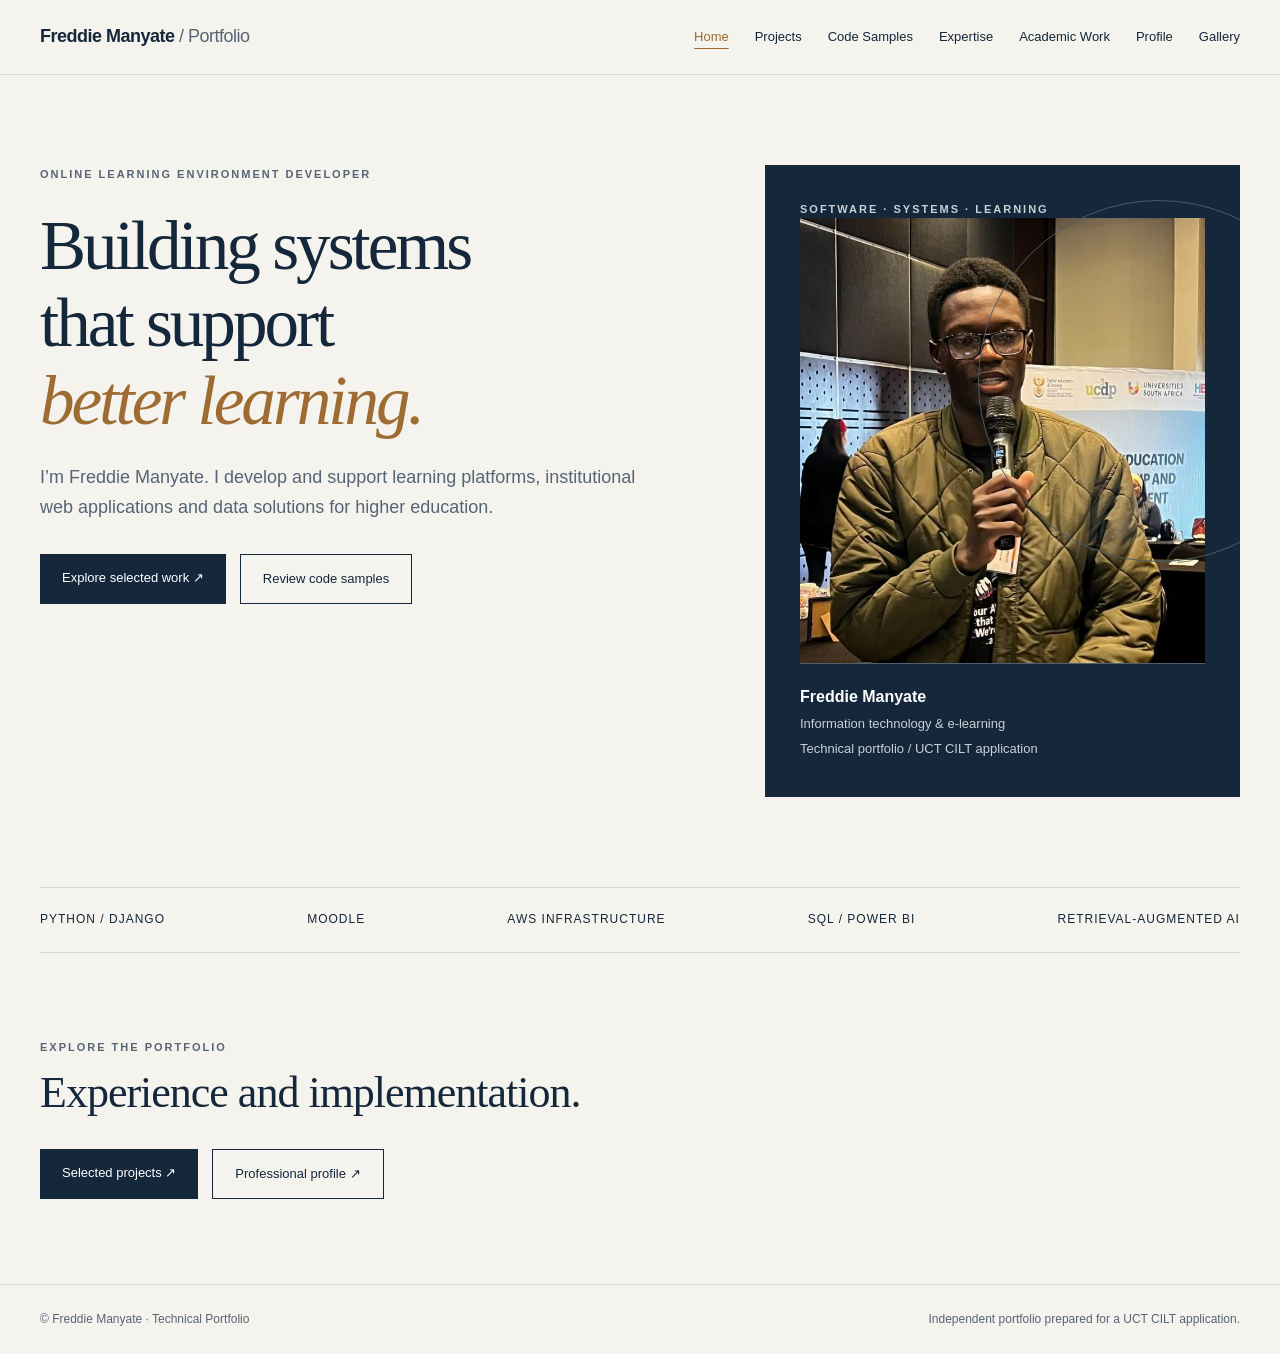
<file: index.html>
<!doctype html>
<html lang="en">
<head>
  <meta charset="UTF-8">
  <meta name="viewport" content="width=device-width, initial-scale=1">
  <meta
    name="description"
    content="Freddie Manyate’s technical portfolio: online learning environments, Django applications, AWS infrastructure and learning analytics."
  >
  <title>Home | Freddie Manyate</title>
  <link rel="stylesheet" href="assets/styles.css">
  <script src="assets/script.js" defer></script>
</head>

<body>
  <header>
    <nav aria-label="Primary">
      <a class="brand" href="index.html">
        Freddie Manyate <span>/ Portfolio</span>
      </a>

      <div class="navlinks">
        <a href="index.html" aria-current="page">Home</a>
        <a href="projects.html">Projects</a>
        <a href="code.html">Code Samples</a>
        <a href="expertise.html">Expertise</a>
        <a href="academic-work.html">Academic Work</a>
        <a href="profile.html">Profile</a>
        <a href="gallery.html">Gallery</a>
      </div>
    </nav>
  </header>

  <main>
    <div class="wrap">
        <section class="hero">
            <div>
            <div class="eyebrow">Online Learning Environment Developer</div>

            <h1>
                Building systems<br>
                that support<br>
                <em>better learning.</em>
            </h1>

            <p class="lead">
                I’m Freddie Manyate. I develop and support learning platforms,
                institutional web applications and data solutions for higher education.
            </p>

            <div class="actions">
                <a class="button" href="projects.html">Explore selected work ↗</a>
                <a class="button secondary" href="code.html">Review code samples</a>
            </div>
            </div>

            <aside class="portrait" aria-label="Freddie Manyate technical portfolio">
                <div class="eyebrow">Software · Systems · Learning</div>

                <img
                    class="profile-photo"
                    src="assets/gallery/freddie.jpeg"
                    alt="Freddie Manyate"
                >

                <div class="portrait-bottom">
                    <strong>Freddie Manyate</strong>
                    <p>Information technology &amp; e-learning</p>
                    <p>Technical portfolio / UCT CILT application</p>
                </div>
                </aside>
        </section>

        <div class="ribbon">
            <span>PYTHON / DJANGO</span>
            <span>MOODLE</span>
            <span>AWS INFRASTRUCTURE</span>
            <span>SQL / POWER BI</span>
            <span>RETRIEVAL-AUGMENTED AI</span>
        </div>

        <section class="section">
            <div class="eyebrow">Explore the portfolio</div>
            <h2>Experience and implementation.</h2>

            <div class="actions">
            <a class="button" href="projects.html">Selected projects ↗</a>
            <a class="button secondary" href="profile.html">
                Professional profile ↗
            </a>
            </div>
        </section>
    </div>
  </main>

  <footer>
    <div class="wrap foot">
      <span>© Freddie Manyate · Technical Portfolio</span>
      <span>Independent portfolio prepared for a UCT CILT application.</span>
    </div>
  </footer>
</body>
</html>
</file>
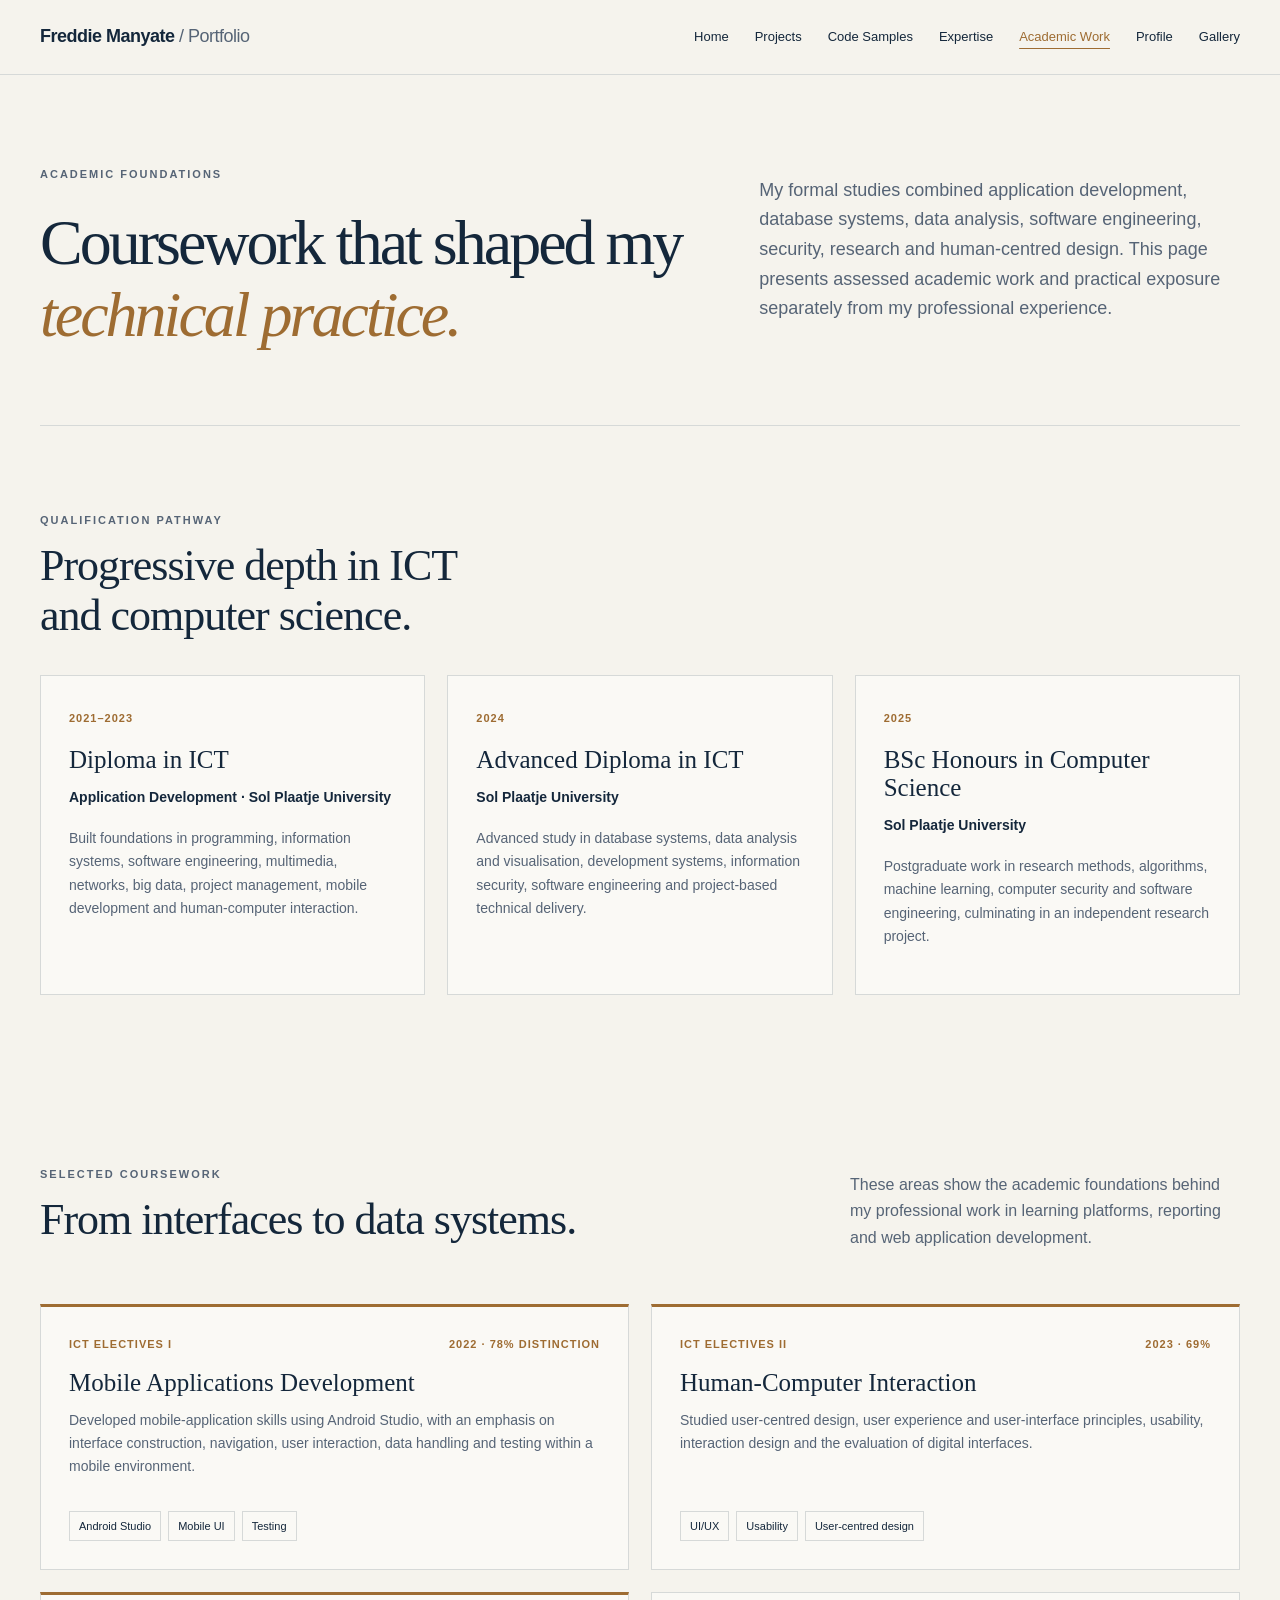
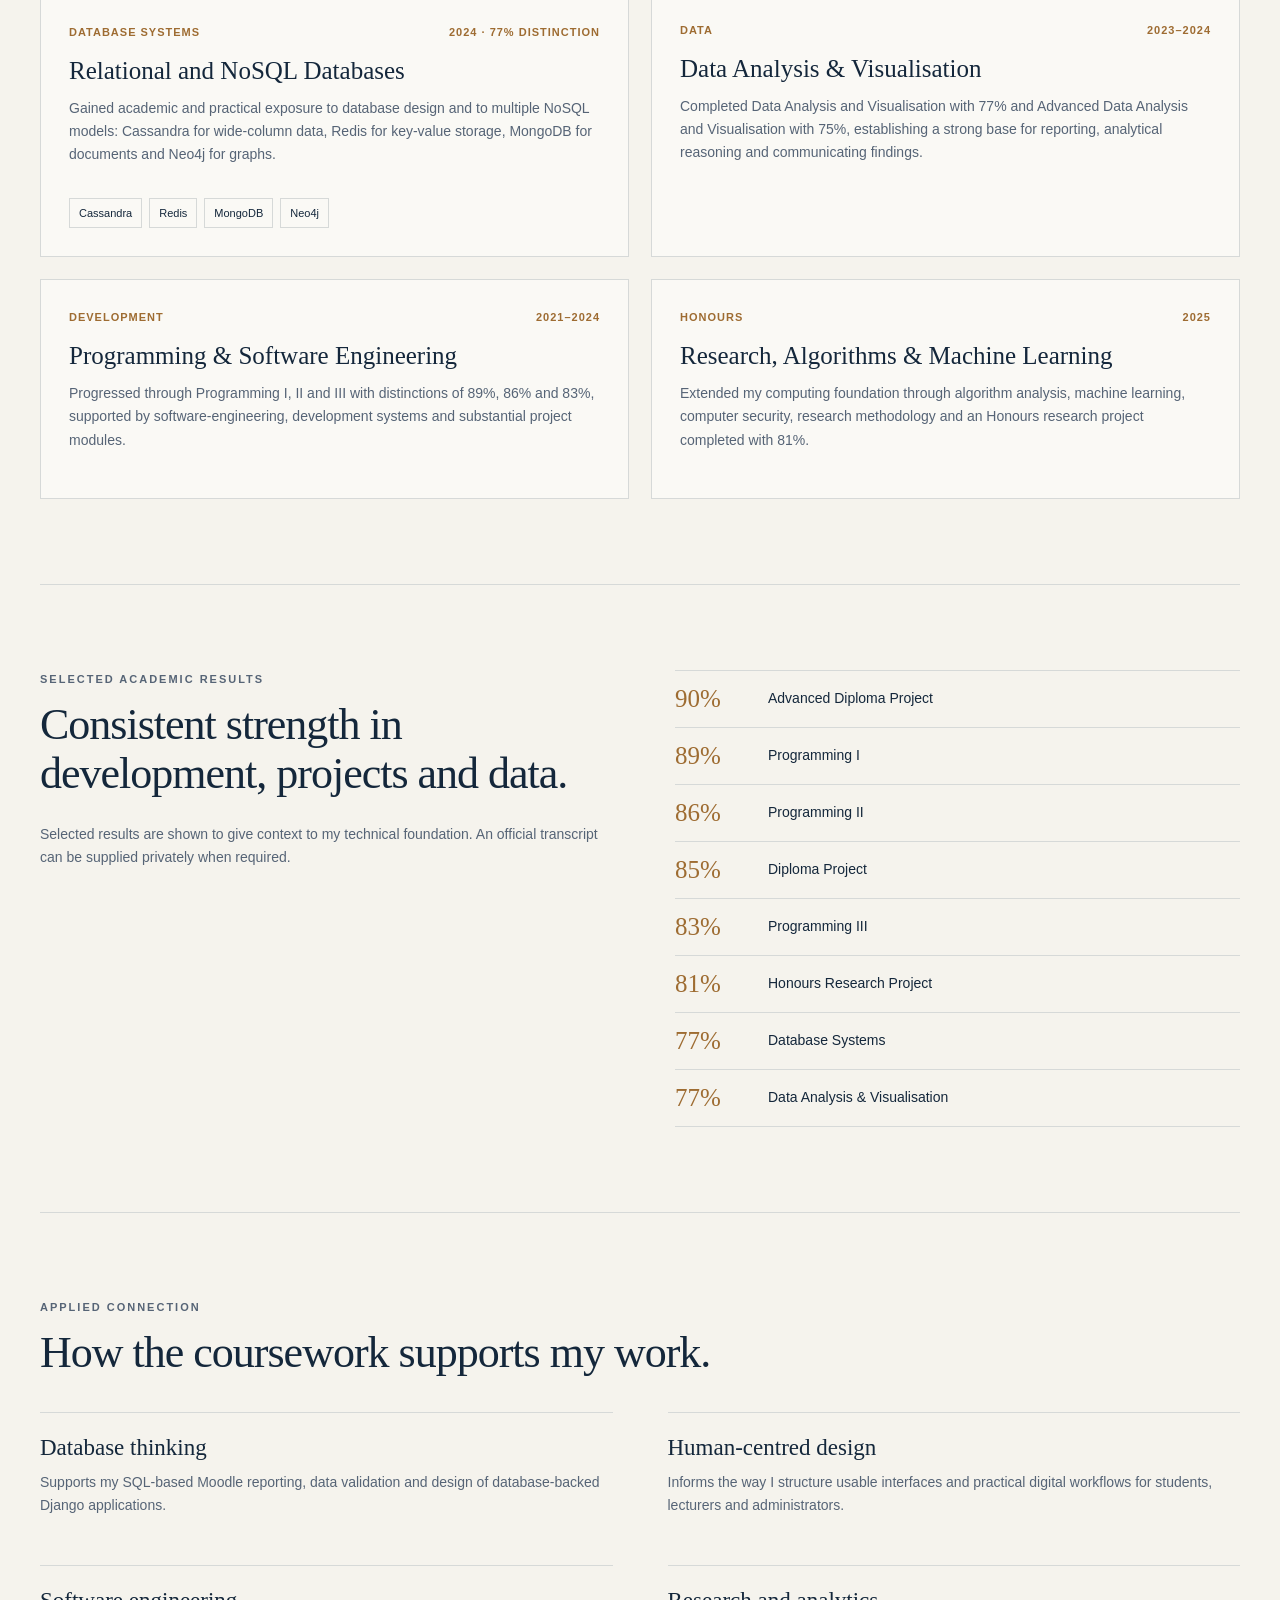
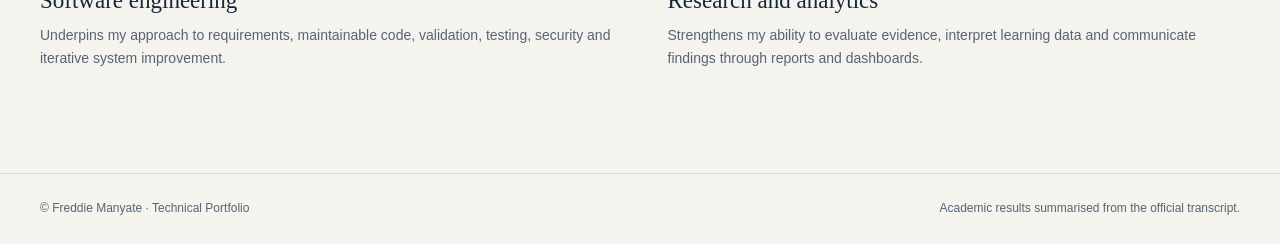
<file: academic-work.html>
<!doctype html>
<html lang="en">
<head>
  <meta charset="UTF-8">
  <meta name="viewport" content="width=device-width, initial-scale=1">
  <meta
    name="description"
    content="Freddie Manyate’s academic work in software development, databases, data analysis, mobile applications, human-computer interaction and computer science."
  >
  <title>Academic Work | Freddie Manyate</title>
  <link rel="stylesheet" href="assets/styles.css">
</head>

<body>
  <header>
    <nav aria-label="Primary">
      <a class="brand" href="index.html">
        Freddie Manyate <span>/ Portfolio</span>
      </a>

      <div class="navlinks">
        <a href="index.html">Home</a>
        <a href="projects.html">Projects</a>
        <a href="code.html">Code Samples</a>
        <a href="expertise.html">Expertise</a>
        <a href="academic-work.html" aria-current="page">Academic Work</a>
        <a href="profile.html">Profile</a>
        <a href="gallery.html">Gallery</a>
      </div>
    </nav>
  </header>

  <main>
    <div class="wrap">
      <section class="academic-hero">
        <div>
          <div class="eyebrow">Academic foundations</div>
          <h1>Coursework that shaped my <em>technical practice.</em></h1>
        </div>
        <p class="lead">
          My formal studies combined application development, database systems,
          data analysis, software engineering, security, research and
          human-centred design. This page presents assessed academic work and
          practical exposure separately from my professional experience.
        </p>
      </section>

      <section class="section academic-path">
        <div class="eyebrow">Qualification pathway</div>
        <h2>Progressive depth in ICT<br>and computer science.</h2>

        <div class="qualification-grid">
          <article class="qualification-card">
            <span>2021–2023</span>
            <h3>Diploma in ICT</h3>
            <p class="academic-provider">Application Development · Sol Plaatje University</p>
            <p>
              Built foundations in programming, information systems, software
              engineering, multimedia, networks, big data, project management,
              mobile development and human-computer interaction.
            </p>
          </article>

          <article class="qualification-card">
            <span>2024</span>
            <h3>Advanced Diploma in ICT</h3>
            <p class="academic-provider">Sol Plaatje University</p>
            <p>
              Advanced study in database systems, data analysis and visualisation,
              development systems, information security, software engineering and
              project-based technical delivery.
            </p>
          </article>

          <article class="qualification-card">
            <span>2025</span>
            <h3>BSc Honours in Computer Science</h3>
            <p class="academic-provider">Sol Plaatje University</p>
            <p>
              Postgraduate work in research methods, algorithms, machine learning,
              computer security and software engineering, culminating in an
              independent research project.
            </p>
          </article>
        </div>
      </section>

      <section class="section">
        <div class="section-head">
          <div>
            <div class="eyebrow">Selected coursework</div>
            <h2>From interfaces to data systems.</h2>
          </div>
          <p>
            These areas show the academic foundations behind my professional work
            in learning platforms, reporting and web application development.
          </p>
        </div>

        <div class="coursework-grid">
          <article class="coursework-card featured-course">
            <div class="course-meta">
              <span>ICT Electives I</span>
              <span>2022 · 78% distinction</span>
            </div>
            <h3>Mobile Applications Development</h3>
            <p>
              Developed mobile-application skills using Android Studio, with an
              emphasis on interface construction, navigation, user interaction,
              data handling and testing within a mobile environment.
            </p>
            <div class="course-tags">
              <span>Android Studio</span><span>Mobile UI</span><span>Testing</span>
            </div>
          </article>

          <article class="coursework-card featured-course">
            <div class="course-meta">
              <span>ICT Electives II</span>
              <span>2023 · 69%</span>
            </div>
            <h3>Human-Computer Interaction</h3>
            <p>
              Studied user-centred design, user experience and user-interface
              principles, usability, interaction design and the evaluation of
              digital interfaces.
            </p>
            <div class="course-tags">
              <span>UI/UX</span><span>Usability</span><span>User-centred design</span>
            </div>
          </article>

          <article class="coursework-card featured-course">
            <div class="course-meta">
              <span>Database Systems</span>
              <span>2024 · 77% distinction</span>
            </div>
            <h3>Relational and NoSQL Databases</h3>
            <p>
              Gained academic and practical exposure to database design and to
              multiple NoSQL models: Cassandra for wide-column data, Redis for
              key-value storage, MongoDB for documents and Neo4j for graphs.
            </p>
            <div class="course-tags">
              <span>Cassandra</span><span>Redis</span><span>MongoDB</span><span>Neo4j</span>
            </div>
          </article>

          <article class="coursework-card">
            <div class="course-meta">
              <span>Data</span>
              <span>2023–2024</span>
            </div>
            <h3>Data Analysis &amp; Visualisation</h3>
            <p>
              Completed Data Analysis and Visualisation with 77% and Advanced Data
              Analysis and Visualisation with 75%, establishing a strong base for
              reporting, analytical reasoning and communicating findings.
            </p>
          </article>

          <article class="coursework-card">
            <div class="course-meta">
              <span>Development</span>
              <span>2021–2024</span>
            </div>
            <h3>Programming &amp; Software Engineering</h3>
            <p>
              Progressed through Programming I, II and III with distinctions of
              89%, 86% and 83%, supported by software-engineering, development
              systems and substantial project modules.
            </p>
          </article>

          <article class="coursework-card">
            <div class="course-meta">
              <span>Honours</span>
              <span>2025</span>
            </div>
            <h3>Research, Algorithms &amp; Machine Learning</h3>
            <p>
              Extended my computing foundation through algorithm analysis,
              machine learning, computer security, research methodology and an
              Honours research project completed with 81%.
            </p>
          </article>
        </div>
      </section>

      <section class="section academic-evidence">
        <div>
          <div class="eyebrow">Selected academic results</div>
          <h2>Consistent strength in development, projects and data.</h2>
          <p>
            Selected results are shown to give context to my technical foundation.
            An official transcript can be supplied privately when required.
          </p>
        </div>

        <div class="results-list" aria-label="Selected academic results">
          <div><strong>90%</strong><span>Advanced Diploma Project</span></div>
          <div><strong>89%</strong><span>Programming I</span></div>
          <div><strong>86%</strong><span>Programming II</span></div>
          <div><strong>85%</strong><span>Diploma Project</span></div>
          <div><strong>83%</strong><span>Programming III</span></div>
          <div><strong>81%</strong><span>Honours Research Project</span></div>
          <div><strong>77%</strong><span>Database Systems</span></div>
          <div><strong>77%</strong><span>Data Analysis &amp; Visualisation</span></div>
        </div>
      </section>

      <section class="section">
        <div class="eyebrow">Applied connection</div>
        <h2>How the coursework supports my work.</h2>

        <div class="connection-grid">
          <article>
            <h3>Database thinking</h3>
            <p>
              Supports my SQL-based Moodle reporting, data validation and design
              of database-backed Django applications.
            </p>
          </article>
          <article>
            <h3>Human-centred design</h3>
            <p>
              Informs the way I structure usable interfaces and practical digital
              workflows for students, lecturers and administrators.
            </p>
          </article>
          <article>
            <h3>Software engineering</h3>
            <p>
              Underpins my approach to requirements, maintainable code, validation,
              testing, security and iterative system improvement.
            </p>
          </article>
          <article>
            <h3>Research and analytics</h3>
            <p>
              Strengthens my ability to evaluate evidence, interpret learning data
              and communicate findings through reports and dashboards.
            </p>
          </article>
        </div>
      </section>
    </div>
  </main>

  <footer>
    <div class="wrap foot">
      <span>© Freddie Manyate · Technical Portfolio</span>
      <span>Academic results summarised from the official transcript.</span>
    </div>
  </footer>
</body>
</html>
</file>
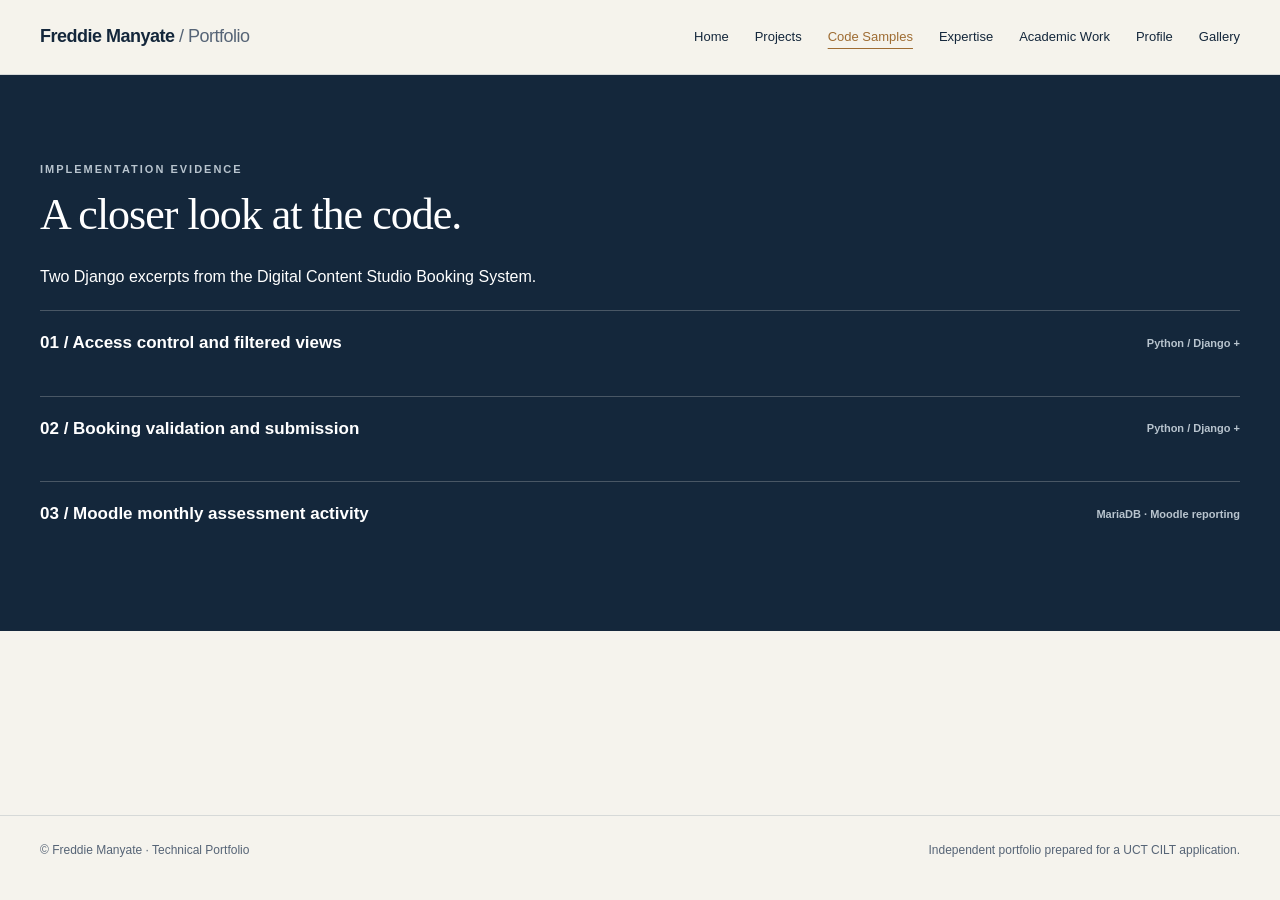
<file: code.html>
<!doctype html>
<html lang="en">
<head>
  <meta charset="UTF-8">
  <meta name="viewport" content="width=device-width, initial-scale=1">
  <meta
    name="description"
    content="Freddie Manyate’s technical portfolio: online learning environments, Django applications, AWS infrastructure and learning analytics."
  >
  <title>Code Samples | Freddie Manyate</title>
  <link rel="stylesheet" href="assets/styles.css">
  <script src="assets/script.js" defer></script>
</head>

<body>
  <header>
    <nav aria-label="Primary">
      <a class="brand" href="index.html">
        Freddie Manyate <span>/ Portfolio</span>
      </a>

      <div class="navlinks">
        <a href="index.html">Home</a>
        <a href="projects.html">Projects</a>
        <a href="code.html" aria-current="page">Code Samples</a>
        <a href="expertise.html">Expertise</a>
        <a href="academic-work.html">Academic Work</a>
        <a href="profile.html">Profile</a>
        <a href="gallery.html">Gallery</a>
      </div>
    </nav>
  </header>

  <main>
    <section class="dark section" id="code">
      <div class="wrap">
        <div class="eyebrow">Implementation evidence</div>
        <h2>A closer look at the code.</h2>
        <p>
          Two Django excerpts from the Digital Content Studio Booking System.
        </p>

        <details class="code">
          <summary>
            01 / Access control and filtered views
            <span>Python / Django +</span>
          </summary>

          <p>
            Authenticated users retrieve their own bookings; group membership
            restricts management access.
          </p>
          

          <pre><code>from django.contrib.auth.decorators import login_required, user_passes_test
from django.db.models import Q
from django.shortcuts import render


def is_manager(user):
    return (
        user.is_authenticated
        and user.groups.filter(name="Managers").exists()
    )


@login_required
def my_requests(request):
    bookings = (
        BookingRequest.objects
        .filter(user=request.user)
        .order_by("-date_of_use")
    )

    return render(
        request,
        "studio/booking/my_requests.html",
        {"bookings": bookings},
    )


@login_required
@user_passes_test(is_manager)
def view_requests(request):
    query = request.GET.get("q", "").strip()

    filters = (
        Q(reviewed=False)
        &amp; ~Q(status="Cancelled")
        &amp; ~Q(status="Rejected")
    )

    if query:
        filters &amp;= (
            Q(request_number__icontains=query)
            | Q(staff_number__icontains=query)
        )

    booking_requests = (
        BookingRequest.objects
        .filter(filters)
        .order_by("-date_of_use")
    )

    context = {
        "requests": booking_requests,
        "search_query": query,
    }

    return render(
        request,
        "studio/manager/view_requests.html",
        context,
    )</code></pre>
        </details>

        <details class="code">
          <summary>
            02 / Booking validation and submission
            <span>Python / Django +</span>
          </summary>

          <p>
            Server-side rules check dates, duration, operating hours and
            overlapping reservations before saving.
          </p>
          

          <pre><code>from datetime import datetime, time, timedelta

from django.contrib.auth.decorators import login_required
from django.db import transaction
from django.shortcuts import redirect, render
from django.utils import timezone


def validate_booking_slot(booking):
    if booking.time_start &gt;= booking.time_end:
        return "Start time must be before end time."

    start_dt = datetime.combine(
        booking.date_of_use,
        booking.time_start,
    )
    end_dt = datetime.combine(
        booking.date_of_use,
        booking.time_end,
    )

    if end_dt - start_dt &gt; timedelta(hours=1):
        return "Bookings longer than one hour are not allowed."

    if booking.date_of_use &lt; timezone.localdate():
        return "The booking date cannot be in the past."

    if booking.date_of_use.weekday() &gt;= 5:
        return "Studios are unavailable on weekends."

    closing_time = time(16, 30)

    if (
        booking.time_start &gt; closing_time
        or booking.time_end &gt; closing_time
    ):
        return "Bookings may not extend beyond 16:30."

    conflicting_booking = (
        BookingRequest.objects.filter(
            venue_required=booking.venue_required,
            date_of_use=booking.date_of_use,
            time_start__lt=booking.time_end,
            time_end__gt=booking.time_start,
        )
        .exclude(
            status__in=[
                StatusChoices.CANCELLED,
                StatusChoices.REJECTED,
            ]
        )
        .exclude(pk=booking.pk)
        .exists()
    )

    if conflicting_booking:
        return "This venue is already booked for the selected time slot."

    return None


@login_required
@transaction.atomic
def make_booking(request):
    if request.method == "POST":
        form = BookingRequestForm(request.POST)

        if form.is_valid():
            booking = form.save(commit=False)
            booking.user = request.user

            validation_error = validate_booking_slot(booking)

            context = {
                "form": form,
                "error_message": validation_error,
            }

            if validation_error:
                return render(
                    request,
                    "studio/booking/make_booking.html",
                    context,
                )

            booking.status = determine_initial_status(request.user)
            booking.save()
            form.save_m2m()

            send_booking_notification(booking)

            return redirect(
                "request_detail",
                request_number=booking.request_number,
            )
    else:
        form = BookingRequestForm()

    return render(
        request,
        "studio/booking/make_booking.html",
        {"form": form},
    )</code></pre>
        </details>

        <details class="code">
  <summary>
    03 / Moodle monthly assessment activity
    <span>MariaDB · Moodle reporting</span>
  </summary>

    <p>
      This anonymised excerpt identifies the number of Moodle assignments and
      quizzes created in each module during a defined reporting month. I used
      this type of query when extracting data for monthly faculty reports and
      Power BI dashboards.
    </p>

    <pre><code>SELECT
    c.shortname AS module_code,
    COUNT(DISTINCT cm.id) AS assessments_created
FROM mdl_course AS c
JOIN mdl_course_modules AS cm
    ON cm.course = c.id
JOIN mdl_modules AS m
    ON m.id = cm.module
WHERE m.name IN ('assign', 'quiz')
  AND FROM_UNIXTIME(cm.added) &gt;= '2026-09-01'
  AND FROM_UNIXTIME(cm.added) &lt;  '2026-10-01'
GROUP BY c.shortname
ORDER BY assessments_created DESC;</code></pre>

    <h4>Purpose</h4>
    <p>
      The query measures assessment-development activity within a defined
      monthly reporting period. The exclusive upper boundary prevents
      activities created during the following month from being included.
    </p>

    <h4>Design decisions</h4>
    <p>
      Moodle stores activity creation dates as Unix timestamps.
      MariaDB’s <code>FROM_UNIXTIME()</code> function converts each value into
      a date and time that can be filtered. The query joins
      <code>mdl_modules</code> to include only assignments and quizzes, while
      <code>COUNT(DISTINCT cm.id)</code> prevents duplicate activity records
      from inflating the totals.
    </p>

    <h4>Security and privacy</h4>
    <p>
      The production query was executed using read-only reporting access.
      This anonymised excerpt returns aggregated module-level information and
      excludes student names, student numbers, grades and other personal data.
    </p>

    <h4>Reporting application</h4>
    <p>
      The extracted results were transformed and incorporated into Power BI
      to support monthly faculty-level analysis of Moodle assessment activity.
    </p>
    <img
                    class="profile-photo"
                    src="assets/gallery/image.png"
                    alt="Freddie Manyate"
                >
  </div>
</details>

     
      </div>
    </section>
  </main>

  <footer>
    <div class="wrap foot">
      <span>© Freddie Manyate · Technical Portfolio</span>
      <span>Independent portfolio prepared for a UCT CILT application.</span>
    </div>
  </footer>
</body>
</html>
</file>
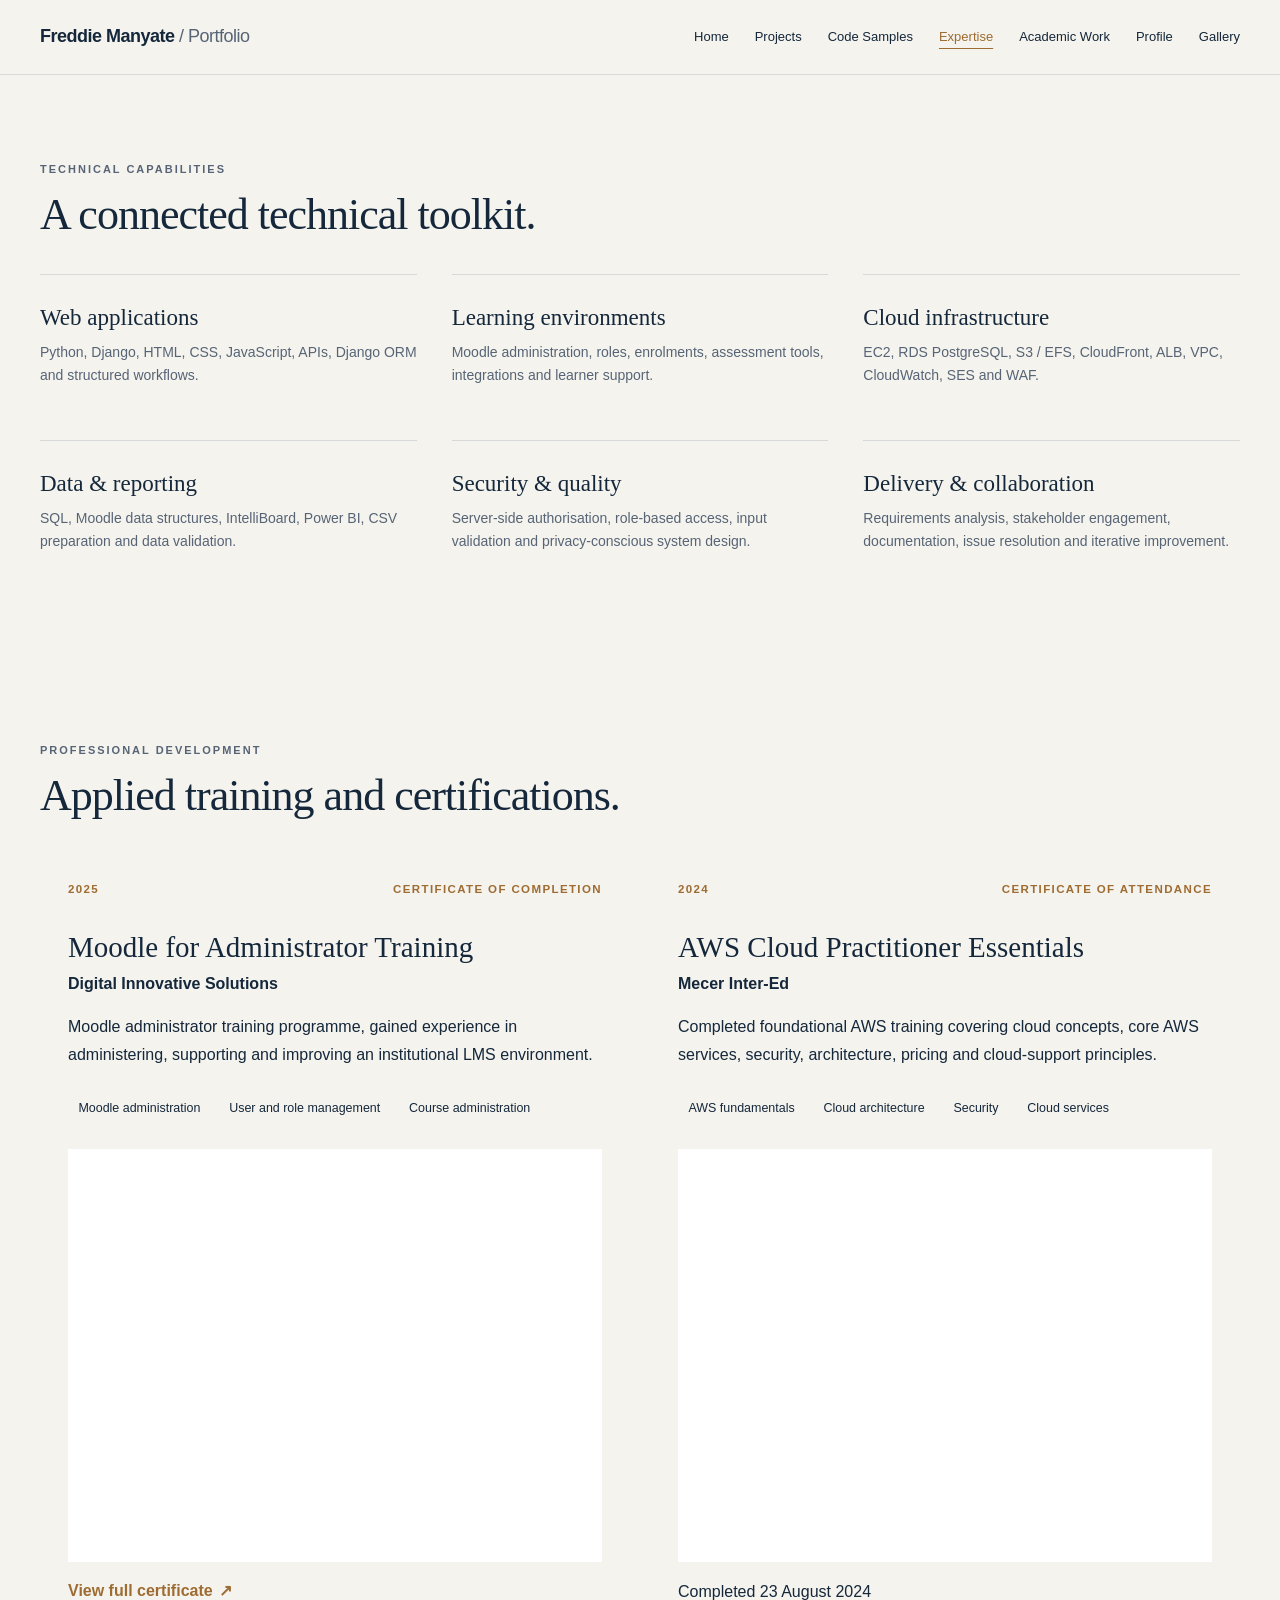
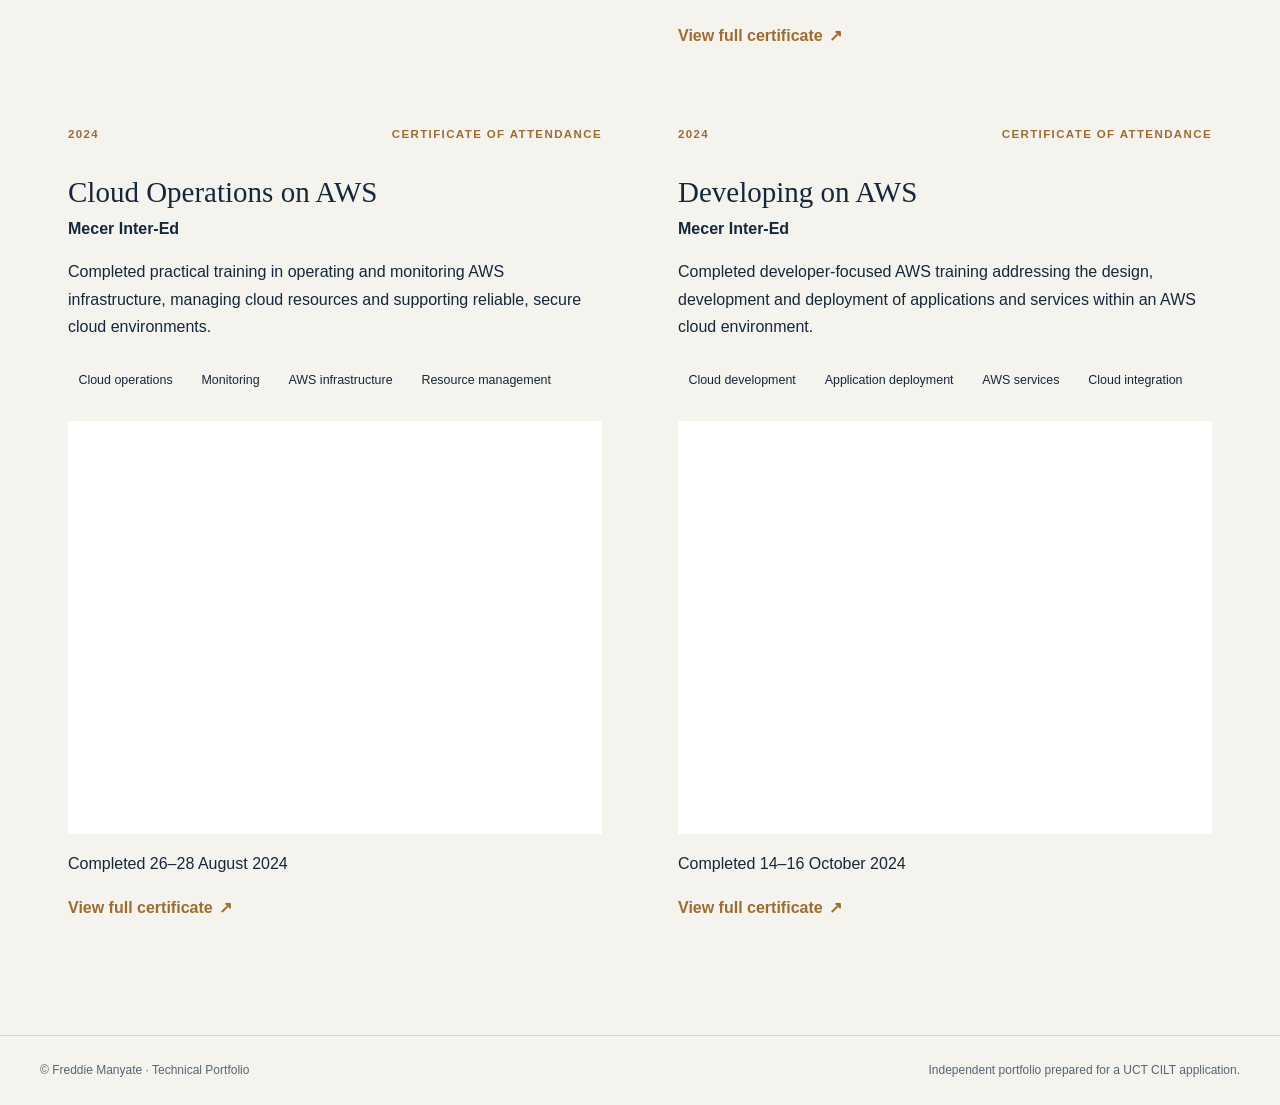
<file: expertise.html>
<!doctype html>
<html lang="en">
<head>
  <meta charset="UTF-8">
  <meta name="viewport" content="width=device-width, initial-scale=1">
  <meta
    name="description"
    content="Freddie Manyate’s technical portfolio: online learning environments, Django applications, AWS infrastructure and learning analytics."
  >
  <title>Expertise | Freddie Manyate</title>
  <link rel="stylesheet" href="assets/styles.css">
  <script src="assets/script.js" defer></script>
</head>

<body>
  <header>
    <nav aria-label="Primary">
      <a class="brand" href="index.html">
        Freddie Manyate <span>/ Portfolio</span>
      </a>

      <div class="navlinks">
        <a href="index.html">Home</a>
        <a href="projects.html">Projects</a>
        <a href="code.html">Code Samples</a>
        <a href="expertise.html" aria-current="page">Expertise</a>
        <a href="academic-work.html">Academic Work</a>
        <a href="profile.html">Profile</a>
        <a href="gallery.html">Gallery</a>
      </div>
    </nav>
  </header>

  <main>
    <div class="wrap">
      <section class="section" id="expertise">
        <div class="eyebrow">Technical capabilities</div>
        <h2>A connected technical toolkit.</h2>

        <div class="skills">
          <div class="skill">
            <h3>Web applications</h3>
            <p>
              Python, Django, HTML, CSS, JavaScript, APIs, Django ORM
              and structured workflows.
            </p>
          </div>

          <div class="skill">
            <h3>Learning environments</h3>
            <p>
              Moodle administration, roles, enrolments, assessment tools,
              integrations and learner support.
            </p>
          </div>

          <div class="skill">
            <h3>Cloud infrastructure</h3>
            <p>
              EC2, RDS PostgreSQL, S3 / EFS, CloudFront, ALB, VPC,
              CloudWatch, SES and WAF.
            </p>
          </div>

          <div class="skill">
            <h3>Data &amp; reporting</h3>
            <p>
              SQL, Moodle data structures, IntelliBoard, Power BI,
              CSV preparation and data validation.
            </p>
          </div>

          <div class="skill">
            <h3>Security &amp; quality</h3>
            <p>
              Server-side authorisation, role-based access, input validation
              and privacy-conscious system design.
            </p>
          </div>

          <div class="skill">
            <h3>Delivery &amp; collaboration</h3>
            <p>
              Requirements analysis, stakeholder engagement, documentation,
              issue resolution and iterative improvement.
            </p>
          </div>
        </div>
      </section>
      <section class="section" id="professional-development">
        <div class="eyebrow">Professional development</div>
        <h2>Applied training and certifications.</h2>

        <div class="credential-grid">
          <article class="credential-card">
            <div class="credential-top">
              <span class="credential-year">2025</span>
              <span class="credential-type">Certificate of Completion</span>
            </div>

            <h3>Moodle for Administrator Training</h3>

            <p class="credential-provider">
              Digital Innovative Solutions
            </p>

            <p>
              Moodle administrator training programme,
              gained experience in administering, supporting and
              improving an institutional LMS environment.
            </p>

            <div class="credential-skills" aria-label="Related competencies">
              <span>Moodle administration</span>
              <span>User and role management</span>
              <span>Course administration</span>
          
            </div>

            <div class="certificate-frame">
              <iframe
                src="assets/certificates/moodle-administrator-training-certificate.pdf#toolbar=0&navpanes=0&scrollbar=0"
                title="Moodle for Administrator Training certificate awarded to Freddie Manyate"
                loading="lazy"
              ></iframe>
            </div>

            <a
              class="credential-link"
              href="assets/certificates/moodle-administrator-training-certificate.pdf"
              target="_blank"
              rel="noopener"
            >
              View full certificate <span aria-hidden="true">↗</span>
            </a>
          </article>
          <article class="credential-card">
            <div class="credential-top">
              <span class="credential-year">2024</span>
              <span class="credential-type">Certificate of Attendance</span>
            </div>

            <h3>AWS Cloud Practitioner Essentials</h3>
            <p class="credential-provider">Mecer Inter-Ed</p>

            <p>
              Completed foundational AWS training covering cloud concepts, core AWS
              services, security, architecture, pricing and cloud-support principles.
            </p>

            <div class="credential-skills">
              <span>AWS fundamentals</span>
              <span>Cloud architecture</span>
              <span>Security</span>
              <span>Cloud services</span>
            </div>

            <div class="certificate-frame">
              <iframe
                src="assets/certificates/aws-cloud-practitioner-essentials.pdf#toolbar=0&navpanes=0"
                title="AWS Cloud Practitioner Essentials certificate"
                loading="lazy"
              ></iframe>
            </div>

            <p class="credential-date">Completed 23 August 2024</p>

            <a
              class="credential-link"
              href="assets/certificates/aws-cloud-practitioner-essentials.pdf"
              target="_blank"
              rel="noopener"
            >
              View full certificate <span aria-hidden="true">↗</span>
            </a>
          </article>


          <article class="credential-card">
            <div class="credential-top">
              <span class="credential-year">2024</span>
              <span class="credential-type">Certificate of Attendance</span>
            </div>

            <h3>Cloud Operations on AWS</h3>
            <p class="credential-provider">Mecer Inter-Ed</p>

            <p>
              Completed practical training in operating and monitoring AWS
              infrastructure, managing cloud resources and supporting reliable,
              secure cloud environments.
            </p>

            <div class="credential-skills">
              <span>Cloud operations</span>
              <span>Monitoring</span>
              <span>AWS infrastructure</span>
              <span>Resource management</span>
            </div>

            <div class="certificate-frame">
              <iframe
                src="assets/certificates/cloud-operations-on-aws.pdf#toolbar=0&navpanes=0"
                title="Cloud Operations on AWS certificate"
                loading="lazy"
              ></iframe>
            </div>

            <p class="credential-date">Completed 26–28 August 2024</p>

            <a
              class="credential-link"
              href="assets/certificates/cloud-operations-on-aws.pdf"
              target="_blank"
              rel="noopener"
            >
              View full certificate <span aria-hidden="true">↗</span>
            </a>
          </article>


          <article class="credential-card">
            <div class="credential-top">
              <span class="credential-year">2024</span>
              <span class="credential-type">Certificate of Attendance</span>
            </div>

            <h3>Developing on AWS</h3>
            <p class="credential-provider">Mecer Inter-Ed</p>

            <p>
              Completed developer-focused AWS training addressing the design,
              development and deployment of applications and services within an
              AWS cloud environment.
            </p>

            <div class="credential-skills">
              <span>Cloud development</span>
              <span>Application deployment</span>
              <span>AWS services</span>
              <span>Cloud integration</span>
            </div>

            <div class="certificate-frame">
              <iframe
                src="assets/certificates/developing-on-aws.pdf#toolbar=0&navpanes=0"
                title="Developing on AWS certificate"
                loading="lazy"
              ></iframe>
            </div>

            <p class="credential-date">Completed 14–16 October 2024</p>

            <a
              class="credential-link"
              href="assets/certificates/developing-on-aws.pdf"
              target="_blank"
              rel="noopener"
            >
              View full certificate <span aria-hidden="true">↗</span>
            </a>
          </article>
        </div>
      </section>
    </div>
  </main>

  <footer>
    <div class="wrap foot">
      <span>© Freddie Manyate · Technical Portfolio</span>
      <span>Independent portfolio prepared for a UCT CILT application.</span>
    </div>
  </footer>
</body>
</html>
</file>
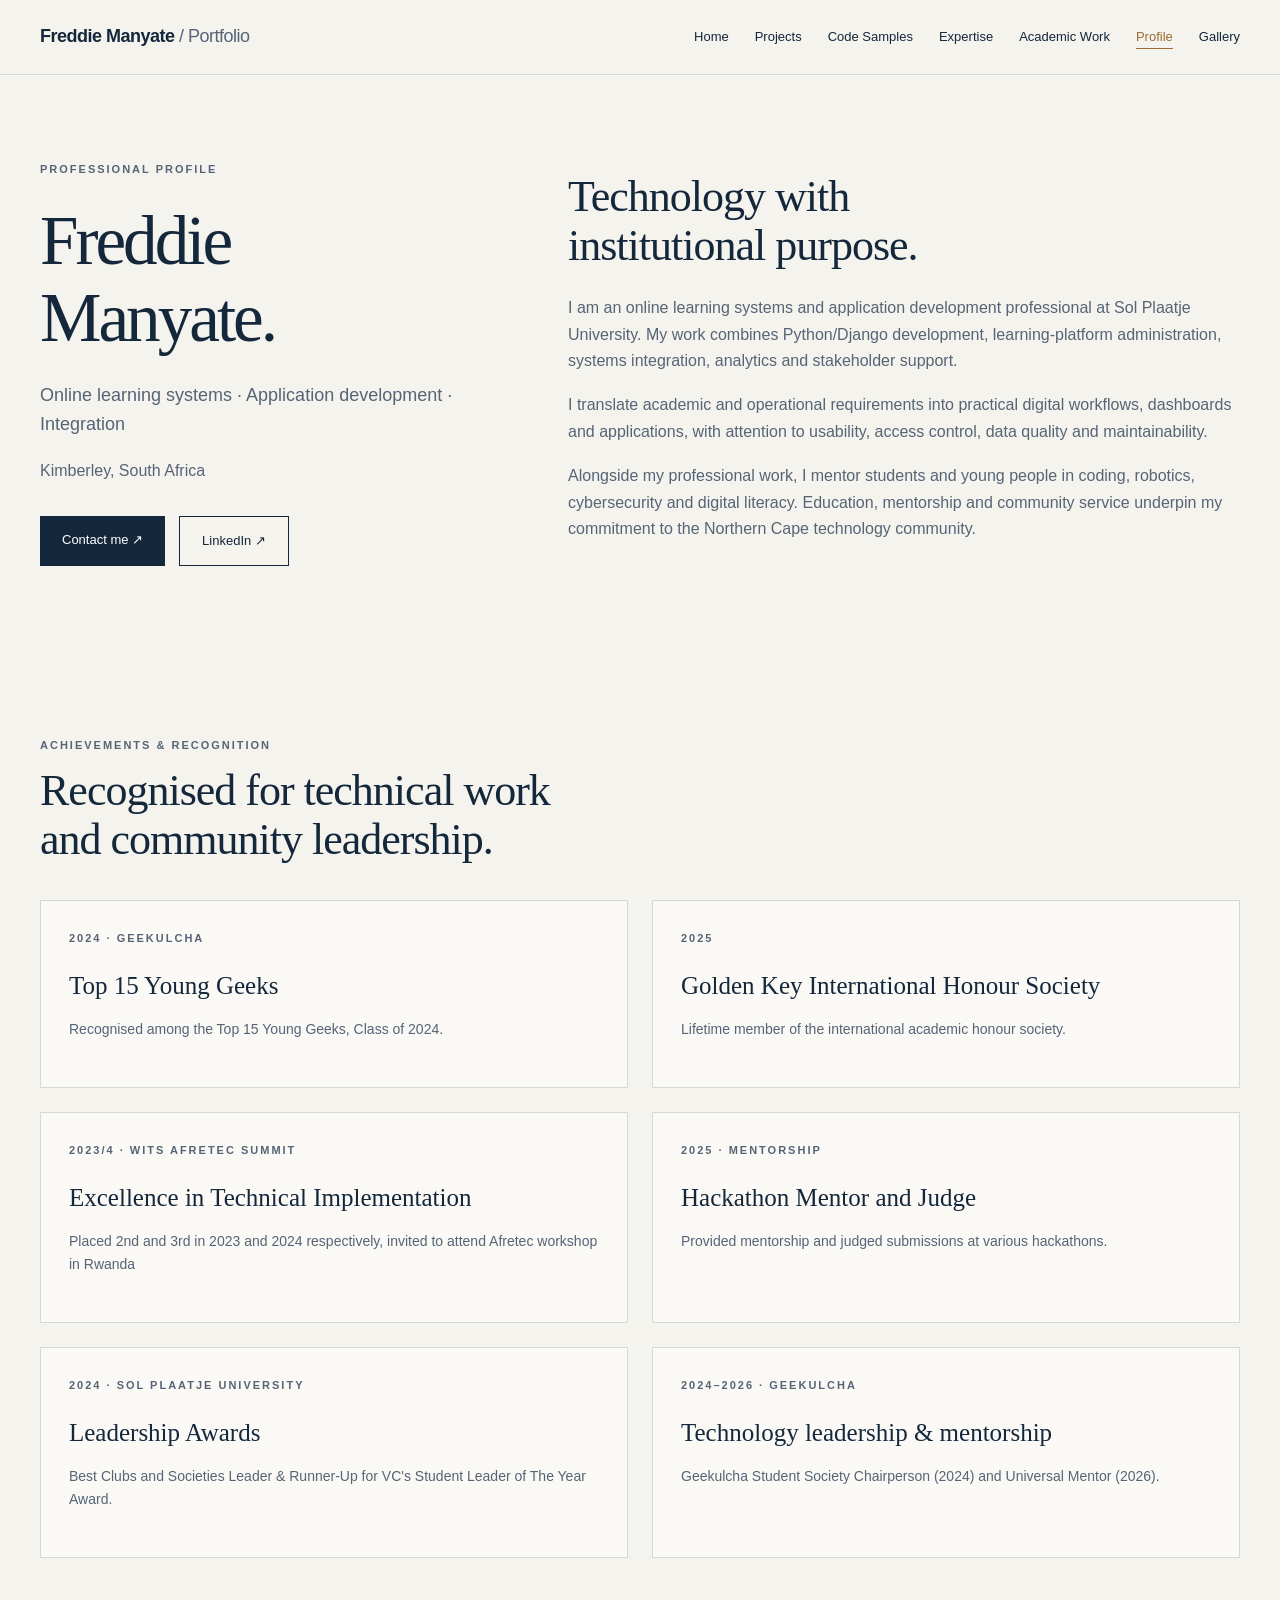
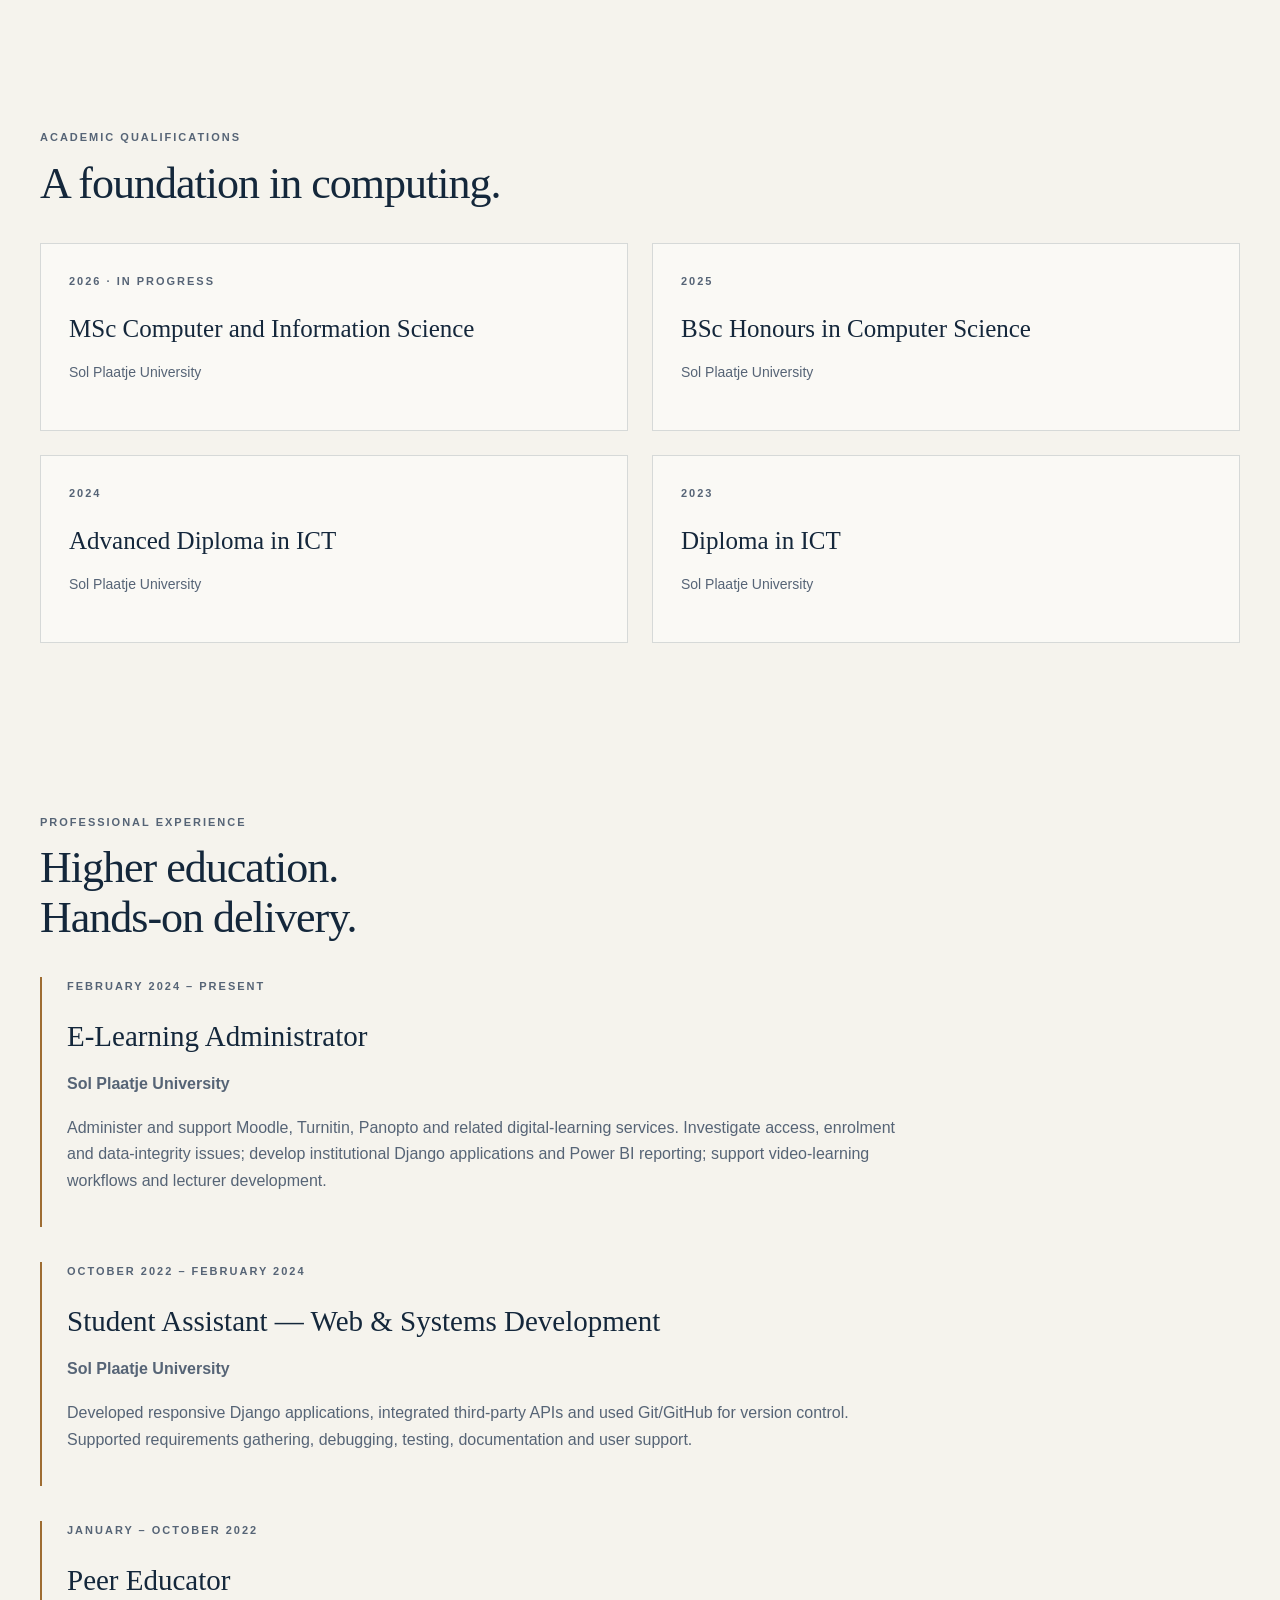
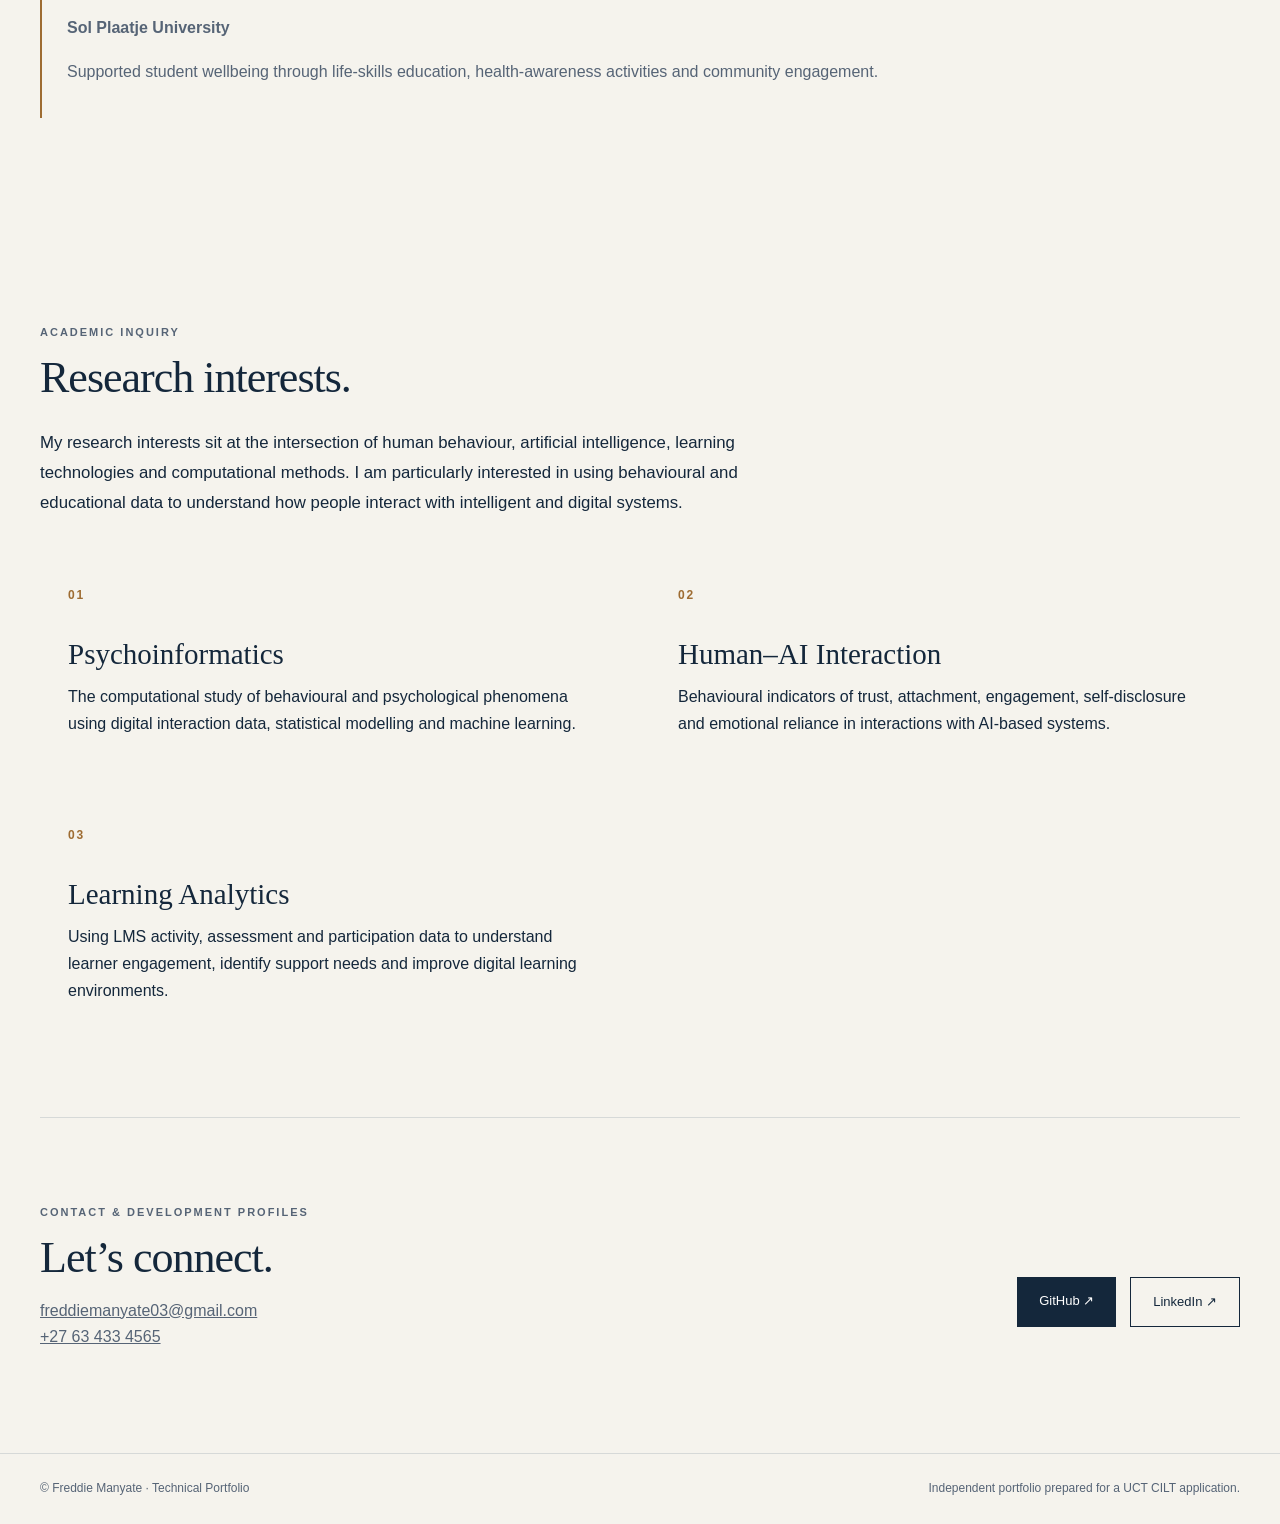
<file: profile.html>
<!doctype html>
<html lang="en">
<head>
  <meta charset="UTF-8">
  <meta name="viewport" content="width=device-width, initial-scale=1">
  <meta
    name="description"
    content="Freddie Manyate’s technical portfolio: online learning environments, Django applications, AWS infrastructure and learning analytics."
  >
  <title>Profile | Freddie Manyate</title>
  <link rel="stylesheet" href="assets/styles.css">
  <script src="assets/script.js" defer></script>
</head>

<body>
  <header>
    <nav aria-label="Primary">
      <a class="brand" href="index.html">
        Freddie Manyate <span>/ Portfolio</span>
      </a>

      <div class="navlinks">
        <a href="index.html">Home</a>
        <a href="projects.html">Projects</a>
        <a href="code.html">Code Samples</a>
        <a href="expertise.html">Expertise</a>
        <a href="academic-work.html">Academic Work</a>
        <a href="profile.html" aria-current="page">Profile</a>
        <a href="gallery.html">Gallery</a>
      </div>
    </nav>
  </header>

  <main>
    <div class="wrap">
      <section class="section intro">
        <div>
          <div class="eyebrow">Professional profile</div>
          <h1>Freddie<br>Manyate.</h1>

          <p class="lead">
            Online learning systems · Application development · Integration
          </p>
          <p>Kimberley, South Africa</p>

          <div class="actions">
            <a class="button" href="mailto:freddiemanyate03@gmail.com">
              Contact me ↗
            </a>
            <a
              class="button secondary"
              href="https://www.linkedin.com/in/freddie-manyate-a70380207"
              target="_blank"
              rel="noopener"
            >
              LinkedIn ↗
            </a>
          </div>
        </div>

        <div>
          <h2>Technology with<br>institutional purpose.</h2>

          <p>
            I am an online learning systems and application development
            professional at Sol Plaatje University. My work combines
            Python/Django development, learning-platform administration,
            systems integration, analytics and stakeholder support.
          </p>

          <p>
            I translate academic and operational requirements into practical
            digital workflows, dashboards and applications, with attention
            to usability, access control, data quality and maintainability.
          </p>

          <p>
            Alongside my professional work, I mentor students and young
            people in coding, robotics, cybersecurity and digital literacy.
            Education, mentorship and community service underpin my
            commitment to the Northern Cape technology community.
          </p>
        </div>
      </section>

      <section class="section">
        <div class="eyebrow">Achievements &amp; recognition</div>
        <h2>Recognised for technical work<br>and community leadership.</h2>

        <div class="profile-grid">
          <article class="profile-card">
            <div class="eyebrow">2024 · Geekulcha</div>
            <h3>Top 15 Young Geeks</h3>
            <p>Recognised among the Top 15 Young Geeks, Class of 2024.</p>
          </article>

          <article class="profile-card">
            <div class="eyebrow">2025</div>
            <h3>Golden Key International Honour Society</h3>
            <p>Lifetime member of the international academic honour society.</p>
          </article>

          <article class="profile-card">
            <div class="eyebrow">2023/4 · WITS Afretec Summit</div>
            <h3>Excellence in Technical Implementation</h3>
            <p>Placed 2nd and 3rd in 2023 and 2024 respectively, invited to attend Afretec workshop in Rwanda</p>
          </article>

          <article class="profile-card">
            <div class="eyebrow">2025 · Mentorship</div>
            <h3>Hackathon Mentor and Judge</h3>
            <p>Provided mentorship and judged submissions at various hackathons.</p>
          </article>

          <article class="profile-card">
            <div class="eyebrow">2024 · Sol Plaatje University</div>
            <h3>Leadership Awards</h3>
            <p>
              Best Clubs and Societies Leader & Runner-Up for VC's Student Leader of The Year Award.
            </p>
          </article>

          <article class="profile-card">
            <div class="eyebrow">2024–2026 · Geekulcha</div>
            <h3>Technology leadership &amp; mentorship</h3>
            <p>
              Geekulcha Student Society Chairperson (2024) and Universal
              Mentor (2026).
            </p>
          </article>
        </div>
      </section>

      <!-- <section class="section">
        <div class="eyebrow">
          Certificates &amp; professional development
        </div>
        <h2>Continued learning.<br>Applied capability.</h2>

        <p class="lead">
          Selected courses and training listed in my CV and professional profile.
        </p>

        <div class="credential-list">
          <article>
            <h3>Developing on AWS</h3>
            <span>October 2024</span>
          </article>

          <article>
            <h3>Cloud Operations on AWS</h3>
            <span>August 2024</span>
          </article>

          <article>
            <h3>AWS Cloud Practitioner Essentials</h3>
            <span>August 2024</span>
          </article>

          <article>
            <h3>ChatGPT and AI in Higher Education</h3>
            <span>January 2025</span>
          </article>

          <article>
            <h3>Building Big Data Pipeline with PySpark, MongoDB and Bokeh</h3>
            <span>January 2025</span>
          </article>

          <article>
            <h3>Java Programming</h3>
            <span>March 2022</span>
          </article>

          <article>
            <h3>Software Testing Tutorial</h3>
            <span>April 2022</span>
          </article>

          <article>
            <h3>Front-End Development</h3>
            <span>July 2022</span>
          </article>

          <article>
            <h3>The Complete Instructional Designer Course</h3>
            <span>March 2025</span>
          </article>

          <article>
            <h3>What is IoT</h3>
            <span>March 2022</span>
          </article>
        </div>

        <p class="access">
          AWS entries describe completed training courses; they do not
          indicate an AWS professional certification. Certificate files
          and verification links are not included in the supplied documents.
        </p>

        <div class="qualification">
          <h3>Current platform development</h3>
          <p>
            D2L Academy learning for Brightspace, alongside practical
            Opencast installation and local platform exploration.
          </p>
        </div>
      </section> -->

      <section class="section">
        <div class="eyebrow">Academic qualifications</div>
        <h2>A foundation in computing.</h2>

        <div class="profile-grid">
          <article class="profile-card">
            <div class="eyebrow">2026 · In progress</div>
            <h3>MSc Computer and Information Science</h3>
            <p>Sol Plaatje University</p>
          </article>

          <article class="profile-card">
            <div class="eyebrow">2025</div>
            <h3>BSc Honours in Computer Science</h3>
            <p>Sol Plaatje University</p>
          </article>

          <article class="profile-card">
            <div class="eyebrow">2024</div>
            <h3>Advanced Diploma in ICT</h3>
            <p>Sol Plaatje University</p>
          </article>

          <article class="profile-card">
            <div class="eyebrow">2023</div>
            <h3>Diploma in ICT</h3>
            <p>Sol Plaatje University</p>
          </article>
        </div>
      </section>

      <section class="section">
        <div class="eyebrow">Professional experience</div>
        <h2>Higher education.<br>Hands-on delivery.</h2>

        <div class="timeline">
          <article>
            <div class="eyebrow">February 2024 – Present</div>
            <h3>E-Learning Administrator</h3>
            <p><strong>Sol Plaatje University</strong></p>
            <p>
              Administer and support Moodle, Turnitin, Panopto and related
              digital-learning services. Investigate access, enrolment and
              data-integrity issues; develop institutional Django applications
              and Power BI reporting; support video-learning workflows and
              lecturer development.
            </p>
          </article>

          <article>
            <div class="eyebrow">October 2022 – February 2024</div>
            <h3>Student Assistant — Web &amp; Systems Development</h3>
            <p><strong>Sol Plaatje University</strong></p>
            <p>
              Developed responsive Django applications, integrated third-party
              APIs and used Git/GitHub for version control. Supported
              requirements gathering, debugging, testing, documentation
              and user support.
            </p>
          </article>

          <article>
            <div class="eyebrow">January – October 2022</div>
            <h3>Peer Educator</h3>
            <p><strong>Sol Plaatje University</strong></p>
            <p>
              Supported student wellbeing through life-skills education,
              health-awareness activities and community engagement.
            </p>
          </article>
        </div>
      </section>

      <section class="section" id="research-interests">
        <div class="eyebrow">Academic inquiry</div>
        <h2>Research interests.</h2>

        <p class="section-intro">
          My research interests sit at the intersection of human behaviour,
          artificial intelligence, learning technologies and computational methods.
          I am particularly interested in using behavioural and educational data to
          understand how people interact with intelligent and digital systems.
        </p>

        <div class="research-grid">
          <article class="research-card">
            <span class="research-number">01</span>
            <h3>Psychoinformatics</h3>
            <p>
              The computational study of behavioural and psychological phenomena
              using digital interaction data, statistical modelling and machine
              learning.
            </p>
          </article>

          <article class="research-card">
            <span class="research-number">02</span>
            <h3>Human–AI Interaction</h3>
            <p>
              Behavioural indicators of trust, attachment, engagement,
              self-disclosure and emotional reliance in interactions with
              AI-based systems.
            </p>
          </article>

          <article class="research-card">
            <span class="research-number">03</span>
            <h3>Learning Analytics</h3>
            <p>
              Using LMS activity, assessment and participation data to understand
              learner engagement, identify support needs and improve digital
              learning environments.
            </p>
          </article>

        </div>
      </section>
      <!-- <section class="section">
        <div class="eyebrow">Leadership &amp; knowledge transfer</div>
        <h2>Sharing skills.<br>Building opportunity.</h2>

        <div class="additional">
          <div>
            <h3>Youth mentorship</h3>
            <p>
              Facilitate coding, robotics, cybersecurity, hackathon and
              digital-literacy activities for university students and young
              people, including outreach in Northern Cape communities.
            </p>
          </div>

          <div>
            <h3>Student leadership</h3>
            <p>
              Geekulcha Student Society Chairperson (2024), Google Developer
              Student Clubs core member (2024) and Geekulcha Universal
              Mentor (2026).
            </p>
          </div>

          <div>
            <h3>Lecturer enablement</h3>
            <p>
              Support staff development in Moodle, Panopto and learning
              analytics, translating technical concepts into practical
              guidance for teaching.
            </p>
          </div>
        </div>
      </section> -->

      <section class="section contact">
        <div>
          <div class="eyebrow">Contact &amp; development profiles</div>
          <h2>Let’s connect.</h2>

          <p>
            <a href="mailto:freddiemanyate03@gmail.com">
              freddiemanyate03@gmail.com
            </a>
            <br>
            <a href="tel:+27634334565">+27 63 433 4565</a>
          </p>
        </div>

        <div class="actions">
          <a
            class="button"
            href="https://github.com/FreshDaDon"
            target="_blank"
            rel="noopener"
          >
            GitHub ↗
          </a>
          <a
            class="button secondary"
            href="https://www.linkedin.com/in/freddie-manyate-a70380207"
            target="_blank"
            rel="noopener"
          >
            LinkedIn ↗
          </a>
        </div>
      </section>
    </div>
  </main>

  <footer>
    <div class="wrap foot">
      <span>© Freddie Manyate · Technical Portfolio</span>
      <span>Independent portfolio prepared for a UCT CILT application.</span>
    </div>
  </footer>
</body>
</html>
</file>
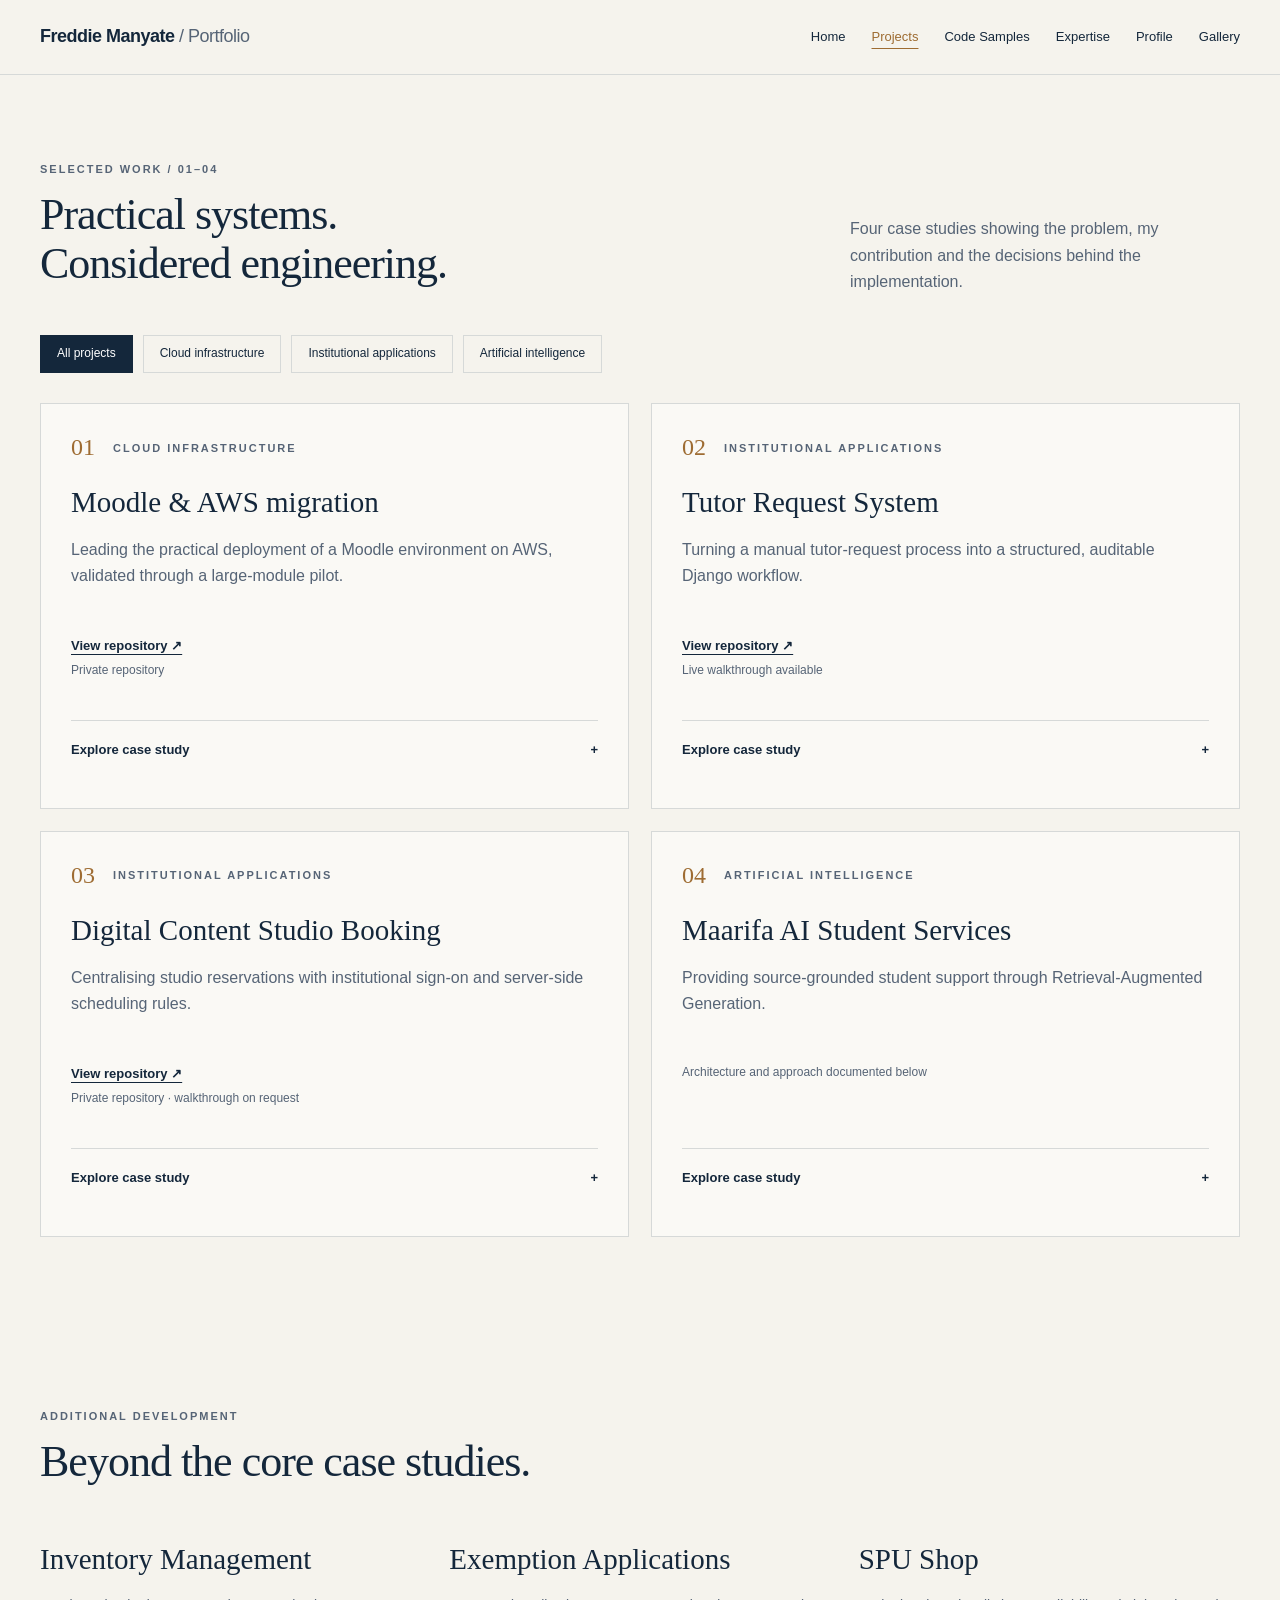
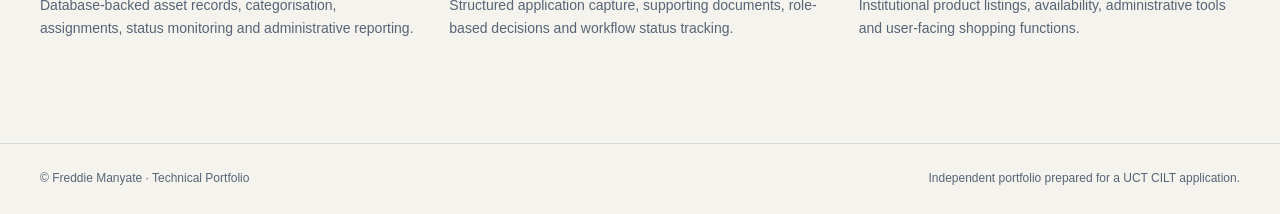
<file: projects.html>
<!doctype html>
<html lang="en">
<head>
  <meta charset="UTF-8">
  <meta name="viewport" content="width=device-width, initial-scale=1">
  <meta
    name="description"
    content="Freddie Manyate’s technical portfolio: online learning environments, Django applications, AWS infrastructure and learning analytics."
  >
  <title>Projects | Freddie Manyate</title>
  <link rel="stylesheet" href="assets/styles.css">
  <script src="assets/script.js" defer></script>
</head>

<body>
  <header>
    <nav aria-label="Primary">
      <a class="brand" href="index.html">
        Freddie Manyate <span>/ Portfolio</span>
      </a>

      <div class="navlinks">
        <a href="index.html">Home</a>
        <a href="projects.html" aria-current="page">Projects</a>
        <a href="code.html">Code Samples</a>
        <a href="expertise.html">Expertise</a>
        <a href="profile.html">Profile</a>
        <a href="gallery.html">Gallery</a>
      </div>
    </nav>
  </header>

  <main>
    <div class="wrap">
      <section class="section" id="work">
        <div class="section-head">
          <div>
            <div class="eyebrow">Selected work / 01–04</div>
            <h2>Practical systems.<br>Considered engineering.</h2>
          </div>

          <p>
            Four case studies showing the problem, my contribution and
            the decisions behind the implementation.
          </p>
        </div>

        <div class="filters" aria-label="Filter projects">
          <button type="button" data-filter="All projects" aria-pressed="true">
            All projects
          </button>
          <button
            type="button"
            data-filter="Cloud infrastructure"
            aria-pressed="false"
          >
            Cloud infrastructure
          </button>
          <button
            type="button"
            data-filter="Institutional applications"
            aria-pressed="false"
          >
            Institutional applications
          </button>
          <button
            type="button"
            data-filter="Artificial intelligence"
            aria-pressed="false"
          >
            Artificial intelligence
          </button>
        </div>

        <div class="projects">
          <article class="project" data-category="Cloud infrastructure">
            <div class="project-top">
              <span class="number">01</span>
              <span class="eyebrow">Cloud infrastructure</span>
            </div>

            <h3>Moodle &amp; AWS migration</h3>
            <p class="summary">
              Leading the practical deployment of a Moodle environment on AWS,
              validated through a large-module pilot.
            </p>

            <div class="evidence">
              <a
                class="text-link"
                href="https://github.com/FreshDaDon/awsmoodle"
                target="_blank"
                rel="noopener"
              >
                View repository ↗
              </a>
              <span class="access">
                Private repository
              </span>
            </div>

            <details>
              <summary>Explore case study <span>+</span></summary>

              <div class="case-body">
                <h4>Purpose and objectives</h4>
                <p>
                  The Moodle &amp; AWS Migration Project was initiated to
                  transition the university’s Learning Management System (LMS)
                  from a third-party hosting arrangement (iLite) to a self-managed
                  cloud infrastructure on Amazon Web Services (AWS). This
                  strategic move was aimed at enhancing system performance,
                  ensuring data sovereignty, optimizing costs, and building
                  internal capacity for managing cloud-based educational
                  technologies.
                </p>
                <p>
                  The project team, comprising internal ICT and CTLPD personnel
                  supported by an AWS partner and external consultant,
                  successfully deployed Moodle on AWS. A comprehensive pilot
                  test was conducted involving a course with over 2,000 students,
                  yielding highly favourable results in terms of stability,
                  scalability, and user experience. The deployment confirmed
                  that AWS infrastructure could meet the university’s academic
                  and operational demands.
                </p>
                <p>
                  Following the successful pilot, the project was paused at
                  institutional level. The AWS instance was decommissioned to
                  avoid ongoing hosting costs; configurations, documentation
                  and performance benchmarks were preserved.
                </p>

                <h4>Key functionality</h4>
                <p>Cloud-hosted Moodle application and database environment.</p>
                <p>
                  Storage and content delivery components supporting learning
                  resources.
                </p>
                <p>User access, enrolment and course continuity.</p>
                <p>
                  Monitoring, email delivery, security controls and operational
                  support.
                </p>
                <p>
                  Testing and issue resolution across the migrated environment.
                </p>

                <h4>My responsibilities and contribution</h4>
                <p>
                  I led the practical deployment of the Moodle instance on AWS
                  and coordinated the technical activities required to progress
                  from the existing Moodle image and repository to a functioning
                  cloud-hosted environment. My responsibilities included
                  identifying deployment barriers, communicating technical and
                  training requirements to management, completing targeted AWS
                  training, applying the acquired knowledge during deployment
                  and supporting the SCOR pilot. Where specialist input was
                  required, I sought appropriate assistance while retaining
                  responsibility for applying the guidance, resolving
                  implementation issues and validating the resulting environment.
                </p>

                <h4>Technical and architectural decisions</h4>
                <p>
                  Separation of application, database, storage and delivery
                  responsibilities within the AWS architecture.
                </p>
                <p>
                  Use of managed or monitored components to improve reliability
                  and operational visibility.
                </p>
                <p>
                  Consideration of access control, backups, logging, performance
                  and continuity during migration.
                </p>
                <p>
                  Anonymisation of infrastructure details in this portfolio to
                  protect institutional security.
                </p>

                <h4>Challenges and achievements</h4>
                <p>
                  As the only team member with software development experience,
                  I assumed primary responsibility for the technical
                  implementation of the Moodle deployment. Although I had
                  developed foundational AWS knowledge through self-directed
                  learning, I identified specific gaps in my ability to configure
                  and deploy the full environment. I communicated these
                  development needs to my manager and motivated for formal
                  training. This resulted in my attendance at Mecer Inter-Ed
                  online AWS courses, where I strengthened my practical
                  understanding of AWS infrastructure and deployment.
                </p>
                <p>
                  Following the training, I successfully deployed the Moodle
                  instance on AWS, applying the knowledge gained to resolve the
                  earlier deployment challenges. The team validated the
                  environment by piloting it with the Core Curriculum module,
                  SCOR, which had the largest student enrolment and therefore
                  provided an appropriate high-demand test case. The pilot was
                  completed successfully, demonstrating that the deployed
                  environment could support a large module and its associated
                  users, learning resources and activities. This achievement
                  reflects my ability to identify technical limitations,
                  communicate resource requirements, undertake targeted
                  professional development and apply new knowledge to deliver
                  a functioning institutional solution.
                </p>

                <h4>Core technologies</h4>
                <p>
                  Moodle, AWS EC2, RDS PostgreSQL, S3 or EFS, CloudFront,
                  Application Load Balancer, VPC, autoscaling, CloudWatch,
                  SES and WAF.
                </p>
              </div>
            </details>
          </article>

          <article class="project" data-category="Institutional applications">
            <div class="project-top">
              <span class="number">02</span>
              <span class="eyebrow">Institutional applications</span>
            </div>

            <h3>Tutor Request System</h3>
            <p class="summary">
              Turning a manual tutor-request process into a structured,
              auditable Django workflow.
            </p>

            <div class="evidence">
              <a
                class="text-link"
                href="https://github.com/FreshDaDon/tutor_request_portal"
                target="_blank"
                rel="noopener"
              >
                View repository ↗
              </a>
              <span class="access">Live walkthrough available</span>
            </div>

            <details>
              <summary>Explore case study <span>+</span></summary>

              <div class="case-body">
                <h4>Purpose and objectives</h4>
                <p>
                  The Tutor Request System was developed to replace a largely
                  manual process for requesting and administering tutors. The
                  previous process depended on documents, emails and separate
                  records, which made it difficult to monitor request progress,
                  maintain consistent information and provide stakeholders with
                  a reliable view of outstanding and completed requests.
                </p>
                <p>
                  The objective was to create a centralised, database-backed
                  application through which authorised users could submit tutor
                  requests, review the information provided, move requests through
                  defined approval stages and maintain an auditable record of
                  decisions.
                </p>

                <h4>Business problem addressed</h4>
                <p>
                  The existing process created operational challenges such as
                  incomplete submissions, inconsistent supporting information,
                  limited visibility of request status and difficulty
                  consolidating records for administrative reporting. The system
                  addressed these challenges by standardising data capture and
                  applying a structured workflow to each request.
                </p>

                <h4>Key functionality</h4>
                <p>Secure user authentication.</p>
                <p>Electronic submission of tutor requests.</p>
                <p>Structured capture of module, staffing and request information.</p>
                <p>Server-side validation of required information.</p>
                <p>Role-based access to system functions and records.</p>
                <p>Controlled review and approval stages.</p>
                <p>Request-status tracking.</p>
                <p>Filtering and searching of submitted requests.</p>
                <p>Administrative oversight of current and historical requests.</p>
                <p>Notifications or status communication where applicable.</p>
                <p>Database-backed reporting and record management.</p>

                <h4>My responsibilities and contribution</h4>
                <p>
                  I contributed directly to the analysis, design and development
                  of the Tutor Request System. I translated the operational
                  requirements of the tutor-request process into a structured
                  digital workflow and implemented the application using Django.
                </p>

                <h4>Technical and architectural decisions</h4>
                <p>
                  I used Django because it provides an established structure for
                  developing secure, database-backed web applications. Its
                  model-view-template architecture allowed me to separate the data
                  layer, processing logic and user interface, thereby improving
                  maintainability.
                </p>
                <p>
                  The application was designed around clearly defined request
                  statuses. A request could only move between permitted stages
                  when the appropriate conditions were satisfied, and the user
                  had the necessary authority. These controls were implemented on
                  the server side so that access restrictions did not depend
                  solely on whether an interface button was visible.
                </p>
                <p>
                  Django models and the object-relational mapper were used to
                  define the application’s data structure and manage database
                  operations. Relationships between users, requests, modules and
                  relevant organisational entities were represented explicitly to
                  support accurate retrieval, filtering and reporting.
                </p>
                <p>
                  Reusable forms and validation rules were used to promote
                  consistent data capture. Where possible, business rules were
                  placed in appropriate model, form or service-level components
                  instead of being duplicated across templates and views.
                </p>

                <h4>Core technologies</h4>
                <p>
                  Python, Django, HTML, CSS, JavaScript, relational database,
                  Django ORM, authentication, role-based access and version control.
                </p>
              </div>
            </details>
          </article>

          <article class="project" data-category="Institutional applications">
            <div class="project-top">
              <span class="number">03</span>
              <span class="eyebrow">Institutional applications</span>
            </div>

            <h3>Digital Content Studio Booking</h3>
            <p class="summary">
              Centralising studio reservations with institutional sign-on
              and server-side scheduling rules.
            </p>

            <div class="evidence">
              <a
                class="text-link"
                href="https://github.com/FreshDaDon/venue-booking-V2"
                target="_blank"
                rel="noopener"
              >
                View repository ↗
              </a>
              <span class="access">
                Private repository · walkthrough on request
              </span>
            </div>

            <details>
              <summary>Explore case study <span>+</span></summary>

              <div class="case-body">
                <h4>Purpose and objectives</h4>
                <p>
                  The Digital Content Studio Booking System was developed to
                  provide lecturers and authorised staff with a structured method
                  for reserving institutional facilities used to produce
                  technology-supported learning materials.
                </p>
                <p>
                  These facilities support activities such as podcast recording,
                  lightboard presentations, video production, live streaming and
                  other digitally mediated teaching activities. The system’s
                  objective was to replace informal booking arrangements with a
                  centralised application that could display availability, capture
                  booking information and assist administrators in managing
                  studio usage.
                </p>

                <h4>Business problem addressed</h4>
                <p>
                  Studio reservations previously depended on manual communication
                  and separate records. This made it difficult to confirm
                  availability, prevent conflicting bookings, maintain complete
                  booking information and monitor how the facilities were being used.
                </p>
                <p>
                  The system addressed these challenges by consolidating booking
                  information within a database-backed application and applying
                  consistent scheduling and validation rules.
                </p>

                <h4>Key functionality</h4>
                <p>Institutional single sign-on authentication.</p>
                <p>Selection of the required studio or facility.</p>
                <p>Capture of the booking date and time.</p>
                <p>Recording of the purpose of the booking.</p>
                <p>Availability checking before confirming a reservation.</p>
                <p>Prevention of overlapping bookings.</p>
                <p>User access to relevant booking information.</p>
                <p>Administrative review and management of reservations.</p>
                <p>Booking-status tracking where applicable.</p>
                <p>Search and filtering by date, studio, user or status.</p>
                <p>Historical booking records for operational reporting.</p>

                <h4>My responsibilities and contribution</h4>
                <p>
                  I contributed directly to the analysis, design and development
                  of the Studio Booking System. I translated the operational
                  requirements of the digital content studios into a
                  database-backed scheduling application.
                </p>
                <p>My responsibilities included:</p>
                <p>
                  Analysing the existing booking process and identifying its
                  limitations.
                </p>
                <p>
                  Gathering requirements from the staff responsible for operating
                  the studios.
                </p>
                <p>
                  Defining the booking information, validation rules and
                  administrative functions.
                </p>
                <p>Designing the application’s database models and relationships.</p>
                <p>
                  Developing the Django forms, views, templates and processing logic.
                </p>
                <p>Integrating institutional single sign-on.</p>
                <p>Implementing date, time and availability validation.</p>
                <p>Developing logic to prevent conflicting reservations.</p>
                <p>Testing booking, cancellation and administrative user journeys.</p>
                <p>
                  Supporting implementation, documentation and subsequent system
                  improvements.
                </p>

                <h4>Technical and architectural decisions</h4>
                <p>
                  I used Django to provide a structured development framework
                  with integrated support for authentication, database models,
                  forms and security controls. The application separated booking
                  data, business rules and interface components to improve
                  maintainability.
                </p>
                <p>
                  The booking record was designed to associate the user, facility,
                  booking date, start time, end time, purpose and relevant status
                  information. This structure supported availability checking,
                  administrative filtering and historical reporting.
                </p>
                <p>
                  Conflict prevention was implemented as a server-side business
                  rule. Before saving a reservation, the system checked whether
                  another active booking occupied an overlapping period for the
                  selected facility. This ensured that conflicting reservations
                  could not be created by bypassing interface-level restrictions.
                </p>
                <p>
                  The availability logic treated two bookings as overlapping
                  when the proposed start time occurred before an existing
                  booking’s end time and the proposed end time occurred after
                  the existing booking’s start time.
                </p>

                <h4>Core technologies</h4>
              </div>
            </details>
          </article>

          <article class="project" data-category="Artificial intelligence">
            <div class="project-top">
              <span class="number">04</span>
              <span class="eyebrow">Artificial intelligence</span>
            </div>

            <h3>Maarifa AI Student Services</h3>
            <p class="summary">
              Providing source-grounded student support through
              Retrieval-Augmented Generation.
            </p>

            <div class="evidence">
              <span class="access">
                Architecture and approach documented below
              </span>
            </div>

            <details>
              <summary>Explore case study <span>+</span></summary>

              <div class="case-body">
                <p>
                  Problem and purpose: Student-service channels experience
                  increased demand during admissions, registration and examination
                  periods. This can result in delayed responses, repeated enquiries
                  and inconsistent information. I developed Maarifa AI to provide
                  a scalable self-service channel through which students could
                  access approved institutional information.
                </p>
                <p>
                  My contribution: I conceptualised and developed the Maarifa AI
                  solution, including its application architecture, conversational
                  workflow and retrieval-based response process. I structured
                  institutional information for retrieval, implemented the
                  connection between the user interface and AI service, and
                  developed controls intended to keep responses within the approved
                  knowledge base. I also considered privacy, access control,
                  response quality, escalation and future institutional integration
                  requirements.
                </p>

                <p>Key functionality:</p>
                <p>Conversational student-support interface.</p>
                <p>
                  Retrieval-Augmented Generation using approved institutional
                  information.
                </p>
                <p>Retrieval of relevant content before generating a response.</p>
                <p>Source-grounded answers rather than unrestricted model responses.</p>
                <p>Handling of unsupported or out-of-scope questions.</p>
                <p>Conversation and query processing.</p>
                <p>
                  Modular architecture supporting future institutional integrations.
                </p>
                <p>
                  Provision for human escalation when a query cannot be answered
                  reliably.
                </p>
                <p>
                  Design consideration for portal, Moodle and other communication
                  channels.
                </p>

                <p>
                  Technical and architectural decisions: I adopted a
                  Retrieval-Augmented Generation approach because student-services
                  responses needed to be grounded in authoritative institutional
                  information. The solution separated the user interface,
                  application or orchestration logic, retrieval process and
                  language-model interaction. This modular structure supported
                  maintainability and made it possible to update the knowledge base
                  without retraining the language model.
                </p>
                <p>
                  Security and privacy: The project was designed with POPIA
                  considerations, data minimisation and controlled access in mind.
                  The initial solution prioritised general institutional information
                  and avoided unnecessary processing of personally identifiable
                  information.
                </p>
                <p>
                  Technologies: Artificial intelligence, Retrieval-Augmented
                  Generation, large language models, Python, web application
                  development, API integration, document retrieval, prompt
                  engineering, information security and POPIA-aware solution design.
                </p>
              </div>
            </details>
          </article>
        </div>
      </section>

      <section class="section">
        <div class="eyebrow">Additional development</div>
        <h2>Beyond the core case studies.</h2>

        <div class="additional">
          <div>
            <h3>Inventory Management</h3>
            <p>
              Database-backed asset records, categorisation, assignments,
              status monitoring and administrative reporting.
            </p>
          </div>

          <div>
            <h3>Exemption Applications</h3>
            <p>
              Structured application capture, supporting documents,
              role-based decisions and workflow status tracking.
            </p>
          </div>

          <div>
            <h3>SPU Shop</h3>
            <p>
              Institutional product listings, availability, administrative tools
              and user-facing shopping functions.
            </p>
          </div>
        </div>
      </section>
    </div>
  </main>

  <footer>
    <div class="wrap foot">
      <span>© Freddie Manyate · Technical Portfolio</span>
      <span>Independent portfolio prepared for a UCT CILT application.</span>
    </div>
  </footer>
</body>
</html>
</file>
<file: assets/styles.css>
:root{--ink:#14273b;--paper:#f5f3ed;--muted:#566476;--line:#d6d9d8;--accent:#9e6c32}*{box-sizing:border-box}html{scroll-behavior:smooth;scroll-padding-top:90px}body{margin:0;background:var(--paper);color:var(--ink);font:16px/1.65 Arial,sans-serif}a{color:inherit}button,summary{font:inherit}a:focus-visible,button:focus-visible,summary:focus-visible{outline:3px solid #c58d49;outline-offset:5px}header{position:sticky;top:0;z-index:3;background:rgba(245,243,237,.97);border-bottom:1px solid var(--line)}nav{max-width:1280px;margin:auto;display:flex;align-items:center;justify-content:space-between;padding:22px 40px;gap:20px}.brand{text-decoration:none;font-size:18px;font-weight:700;letter-spacing:-.5px}.brand span{font-weight:400;color:var(--muted)}.navlinks{display:flex;gap:26px;font-size:13px}.navlinks a{text-decoration:none}.wrap{max-width:1280px;margin:auto;padding:0 40px}.hero{display:grid;grid-template-columns:1.4fr 1fr;gap:60px;padding-top:90px;padding-bottom:90px}.eyebrow{font-size:11px;text-transform:uppercase;letter-spacing:2px;font-weight:700;color:var(--muted)}h1,h2,h3{font-family:Georgia,serif;font-weight:400;line-height:1.12}h1{font-size:clamp(46px,5.4vw,76px);margin:24px 0;letter-spacing:-3px}h1 em{color:var(--accent);font-weight:400}h2{font-size:44px;letter-spacing:-1px;margin:12px 0 25px}h3{font-size:29px;margin:25px 0 18px}p{margin:0 0 18px}.lead{font-size:18px;color:var(--muted);max-width:600px}.actions{display:flex;gap:14px;margin-top:32px;flex-wrap:wrap}.button{display:inline-block;text-decoration:none;background:var(--ink);color:white;padding:13px 22px;font-size:13px}.button.secondary{background:transparent;color:var(--ink);border:1px solid var(--ink)}.portrait{background:var(--ink);color:#fff;position:relative;min-height:390px;padding:35px;display:flex;flex-direction:column;justify-content:space-between;overflow:hidden}.portrait:before{content:'';position:absolute;width:360px;height:360px;border:1px solid #4d5a64;border-radius:50%;right:-100px;top:35px}.portrait .eyebrow{color:#c9d0d6}.monogram{font-family:Georgia,serif;font-size:120px;line-height:1;position:relative;color:#d9bb92}.portrait-bottom{position:relative;border-top:1px solid #506071;padding-top:20px}.portrait-bottom p{margin:3px 0;color:#c9d0d6;font-size:13px}.ribbon{border-block:1px solid var(--line);padding:22px 0;display:flex;gap:20px;justify-content:space-between;font-size:12px;letter-spacing:1px}.section{padding-top:85px;padding-bottom:85px}.intro{display:grid;grid-template-columns:1fr 1.5fr;gap:80px}.intro p{color:var(--muted)}.qualification{border-left:2px solid var(--accent);padding-left:20px;margin-top:25px}.section-head{display:flex;justify-content:space-between;align-items:end;gap:30px}.section-head p{color:var(--muted);max-width:390px}.filters{display:flex;gap:10px;flex-wrap:wrap;margin:22px 0 30px}.filters button{border:1px solid var(--line);background:none;padding:8px 16px;font-size:12px;cursor:pointer;color:var(--ink)}.filters button[aria-pressed=true]{background:var(--ink);color:white;border-color:var(--ink)}.projects{display:grid;grid-template-columns:1fr 1fr;gap:22px}.project{border:1px solid var(--line);padding:30px;background:#faf9f5}.project[hidden]{display:none}.project-top{display:flex;align-items:center;gap:18px}.number{font:24px Georgia,serif;color:var(--accent)}.summary{color:var(--muted);min-height:80px}.evidence{min-height:65px;display:flex;flex-direction:column;gap:5px}.text-link{font-size:13px;font-weight:700;text-underline-offset:4px}.access{font-size:12px;color:var(--muted)}details{border-top:1px solid var(--line);margin-top:20px}summary{list-style:none;cursor:pointer;padding:18px 0;font-size:13px;font-weight:700;display:flex;justify-content:space-between;gap:12px}summary::-webkit-details-marker{display:none}.case-body{font-size:14px;color:var(--muted)}h4{color:var(--paper);font-size:14px;margin:25px 0 10px}.dark{background:var(--ink);color:#fff}.dark .eyebrow,.dark .access{color:#b8c4ce}.dark h2{color:#fff}.dark .code{border-color:#495765}.code summary{font-size:17px}.code summary span{font-size:11px;align-self:center;color:#b8c4ce}pre{overflow-x:auto;background:#0c1c2c;padding:25px;line-height:1.65;font-size:12px;tab-size:4}.skills{display:grid;grid-template-columns:repeat(3,1fr);gap:35px;margin-top:35px}.skill{border-top:1px solid var(--line);padding-top:20px}.skill h3{font-size:23px;margin:10px 0}.skill p{font-size:14px;color:var(--muted)}.additional{display:grid;grid-template-columns:repeat(3,1fr);gap:28px;margin-top:32px}.additional p{font-size:14px;color:var(--muted)}.contact{border-top:1px solid var(--line);display:flex;justify-content:space-between;align-items:center;gap:30px}.contact h2{margin-bottom:15px}.contact p{color:var(--muted)}footer{border-top:1px solid var(--line);padding:25px 0;font-size:12px;color:var(--muted)}.foot{display:flex;justify-content:space-between;gap:25px}@media(max-width:800px){nav{padding:18px 20px}.navlinks{gap:13px;font-size:11px}.brand span{display:none}.wrap{padding:0 22px}.hero{grid-template-columns:1fr;gap:35px;padding-top:50px;padding-bottom:50px}h1{letter-spacing:-2px}.portrait{min-height:300px}.intro{grid-template-columns:1fr;gap:20px}.projects,.skills,.additional{grid-template-columns:1fr}.ribbon{flex-wrap:wrap;justify-content:start;font-size:10px}.section{padding-top:55px;padding-bottom:55px}.section-head,.contact{display:block}h2{font-size:36px}.summary{min-height:0}.project{padding:23px}.foot{flex-direction:column}.code summary{font-size:14px}.code summary span{max-width:90px}}@media print{header,.filters,.actions{display:none}.hero,.intro,.projects,.skills,.additional{display:block}.portrait{display:none}details{display:block}.dark{background:white;color:var(--ink)}.dark h2{color:var(--ink)}pre{white-space:pre-wrap;color:black;background:#eee}.section{padding:25px 0}.project{break-inside:avoid;margin-bottom:20px}}

.navlinks a[aria-current="page"]{color:var(--accent);text-decoration:underline;text-underline-offset:7px}main{min-height:calc(100vh - 160px)}@media(max-width:600px){nav{flex-direction:column;align-items:flex-start;gap:12px}.navlinks{width:100%;flex-wrap:wrap;gap:18px}}

.profile-grid{
    display:grid;
    grid-template-columns:repeat(2,1fr);
    gap:24px;margin-top:35px
}
.profile-card{
    padding:28px;border:1px solid var(--line);background:#faf9f5}.profile-card h3{font-size:25px}.profile-card p{color:var(--muted);font-size:14px}.credential-list{margin:30px 0}.credential-list article{display:flex;align-items:center;justify-content:space-between;gap:25px;border-bottom:1px solid var(--line);padding:20px 0}.credential-list h3{font:17px Arial,sans-serif;margin:0;line-height:1.5}.credential-list span{font-size:13px;color:var(--muted);white-space:nowrap}.timeline article{border-left:2px solid var(--accent);padding:0 0 15px 25px;margin:35px 0}.timeline p{color:var(--muted);max-width:850px}@media(max-width:650px){.profile-grid{grid-template-columns:1fr}.credential-list article{display:block}.credential-list span{display:block;margin-top:8px}}


.section-intro {
  max-width: 760px;
  margin: 1rem 0 2.5rem;
  color: var(--text-muted);
  font-size: 1.05rem;
  line-height: 1.8;
}

.research-grid {
  display: grid;
  grid-template-columns: repeat(2, minmax(0, 1fr));
  gap: 1.25rem;
}

.research-card {
  position: relative;
  min-height: 220px;
  padding: 1.75rem;
  border: 1px solid var(--border);
  background: var(--surface);
  transition:
    transform 0.25s ease,
    border-color 0.25s ease;
}

.research-card:hover {
  transform: translateY(-4px);
  border-color: var(--accent);
}

.research-number {
  display: block;
  margin-bottom: 2rem;
  color: var(--accent);
  font-size: 0.75rem;
  font-weight: 700;
  letter-spacing: 0.16em;
}

.research-card h3 {
  margin: 0 0 0.75rem;
}

.research-card p {
  margin: 0;
  color: var(--text-muted);
  line-height: 1.7;
}

@media (max-width: 720px) {
  .research-grid {
    grid-template-columns: 1fr;
  }
}

.credential-grid {
  display: grid;
  grid-template-columns: repeat(2, minmax(0, 1fr));
  gap: 1.25rem;
  margin-top: 2rem;
}

.credential-card {
  padding: 1.75rem;
  border: 1px solid var(--border);
  background: var(--surface);
  transition:
    transform 0.25s ease,
    border-color 0.25s ease;
}

.credential-card:hover {
  transform: translateY(-4px);
  border-color: var(--accent);
}

.credential-top {
  display: flex;
  justify-content: space-between;
  gap: 1rem;
  margin-bottom: 2rem;
  color: var(--accent);
  font-size: 0.72rem;
  font-weight: 700;
  letter-spacing: 0.12em;
  text-transform: uppercase;
}

.credential-card h3 {
  margin: 0 0 0.4rem;
}

.credential-provider {
  margin: 0 0 1rem;
  color: var(--accent);
  font-weight: 600;
}

.credential-card p {
  color: var(--text-muted);
  line-height: 1.7;
}

.credential-skills {
  display: flex;
  flex-wrap: wrap;
  gap: 0.5rem;
  margin: 1.5rem 0;
}

.credential-skills span {
  padding: 0.4rem 0.65rem;
  border: 1px solid var(--border);
  font-size: 0.78rem;
}

.credential-link {
  display: inline-flex;
  gap: 0.4rem;
  color: var(--accent);
  font-weight: 700;
  text-decoration: none;
}

.credential-link:hover {
  text-decoration: underline;
}

@media (max-width: 720px) {
  .credential-grid {
    grid-template-columns: 1fr;
  }
}

.certificate-frame {
  width: 100%;
  max-width: 560px;
  aspect-ratio: 11 / 8.5;
  margin: 1.5rem 0 1rem;
  overflow: hidden;
  border: 1px solid var(--border);
  background: #fff;
}

.certificate-frame iframe {
  display: block;
  width: 100%;
  height: 100%;
  border: 0;
}

.academic-hero{display:grid;grid-template-columns:1.35fr 1fr;gap:70px;align-items:end;padding:90px 0 75px;border-bottom:1px solid var(--line)}.academic-hero h1{font-size:clamp(42px,5vw,70px);margin-bottom:0}.academic-hero .lead{padding-bottom:8px}.qualification-grid{display:grid;grid-template-columns:repeat(3,1fr);gap:22px;margin-top:35px}.qualification-card,.coursework-card{border:1px solid var(--line);background:#faf9f5;padding:28px}.qualification-card>span,.course-meta{font-size:11px;font-weight:700;letter-spacing:1px;text-transform:uppercase;color:var(--accent)}.qualification-card h3,.coursework-card h3{font-size:25px;margin:16px 0 12px}.qualification-card p,.coursework-card p,.connection-grid p,.academic-evidence p{font-size:14px;color:var(--muted)}.academic-provider{font-weight:700;color:var(--ink)!important}.coursework-grid{display:grid;grid-template-columns:repeat(2,1fr);gap:22px;margin-top:35px}.coursework-card{display:flex;flex-direction:column}.featured-course{border-top:3px solid var(--accent)}.course-meta{display:flex;justify-content:space-between;gap:18px}.course-tags{display:flex;flex-wrap:wrap;gap:7px;margin-top:auto;padding-top:14px}.course-tags span{border:1px solid var(--line);padding:5px 9px;font-size:11px}.academic-evidence{display:grid;grid-template-columns:1fr 1fr;gap:70px;align-items:start;border-top:1px solid var(--line);border-bottom:1px solid var(--line)}.results-list{border-top:1px solid var(--line)}.results-list div{display:grid;grid-template-columns:75px 1fr;align-items:center;gap:18px;padding:14px 0;border-bottom:1px solid var(--line)}.results-list strong{font:25px Georgia,serif;color:var(--accent)}.results-list span{font-size:14px}.connection-grid{display:grid;grid-template-columns:repeat(2,1fr);gap:30px 55px;margin-top:35px}.connection-grid article{border-top:1px solid var(--line);padding-top:8px}.connection-grid h3{font-size:23px;margin:14px 0 10px}@media(max-width:900px){.qualification-grid{grid-template-columns:1fr}.academic-hero,.academic-evidence{grid-template-columns:1fr;gap:28px}.coursework-grid,.connection-grid{grid-template-columns:1fr}.academic-hero{padding-top:55px}.course-meta{display:block}.course-meta span{display:block;margin-bottom:5px}}
</file>
